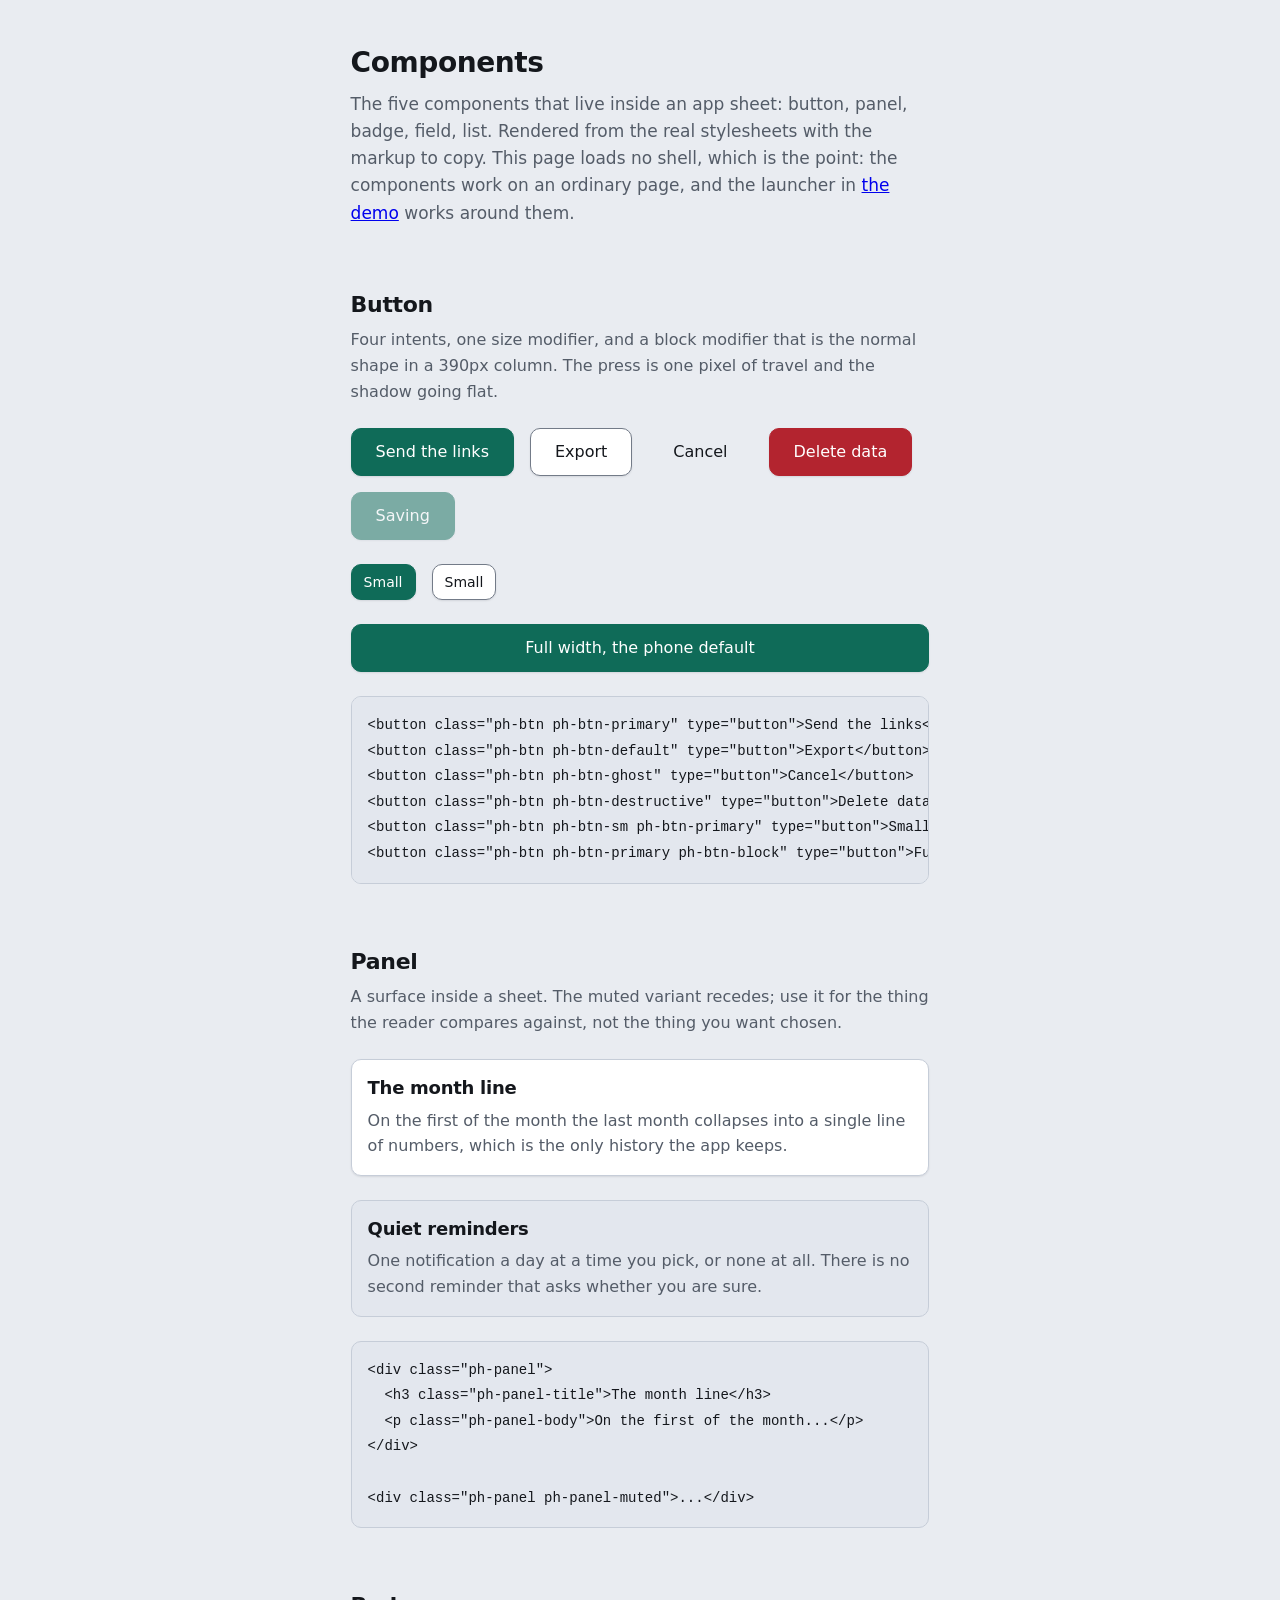
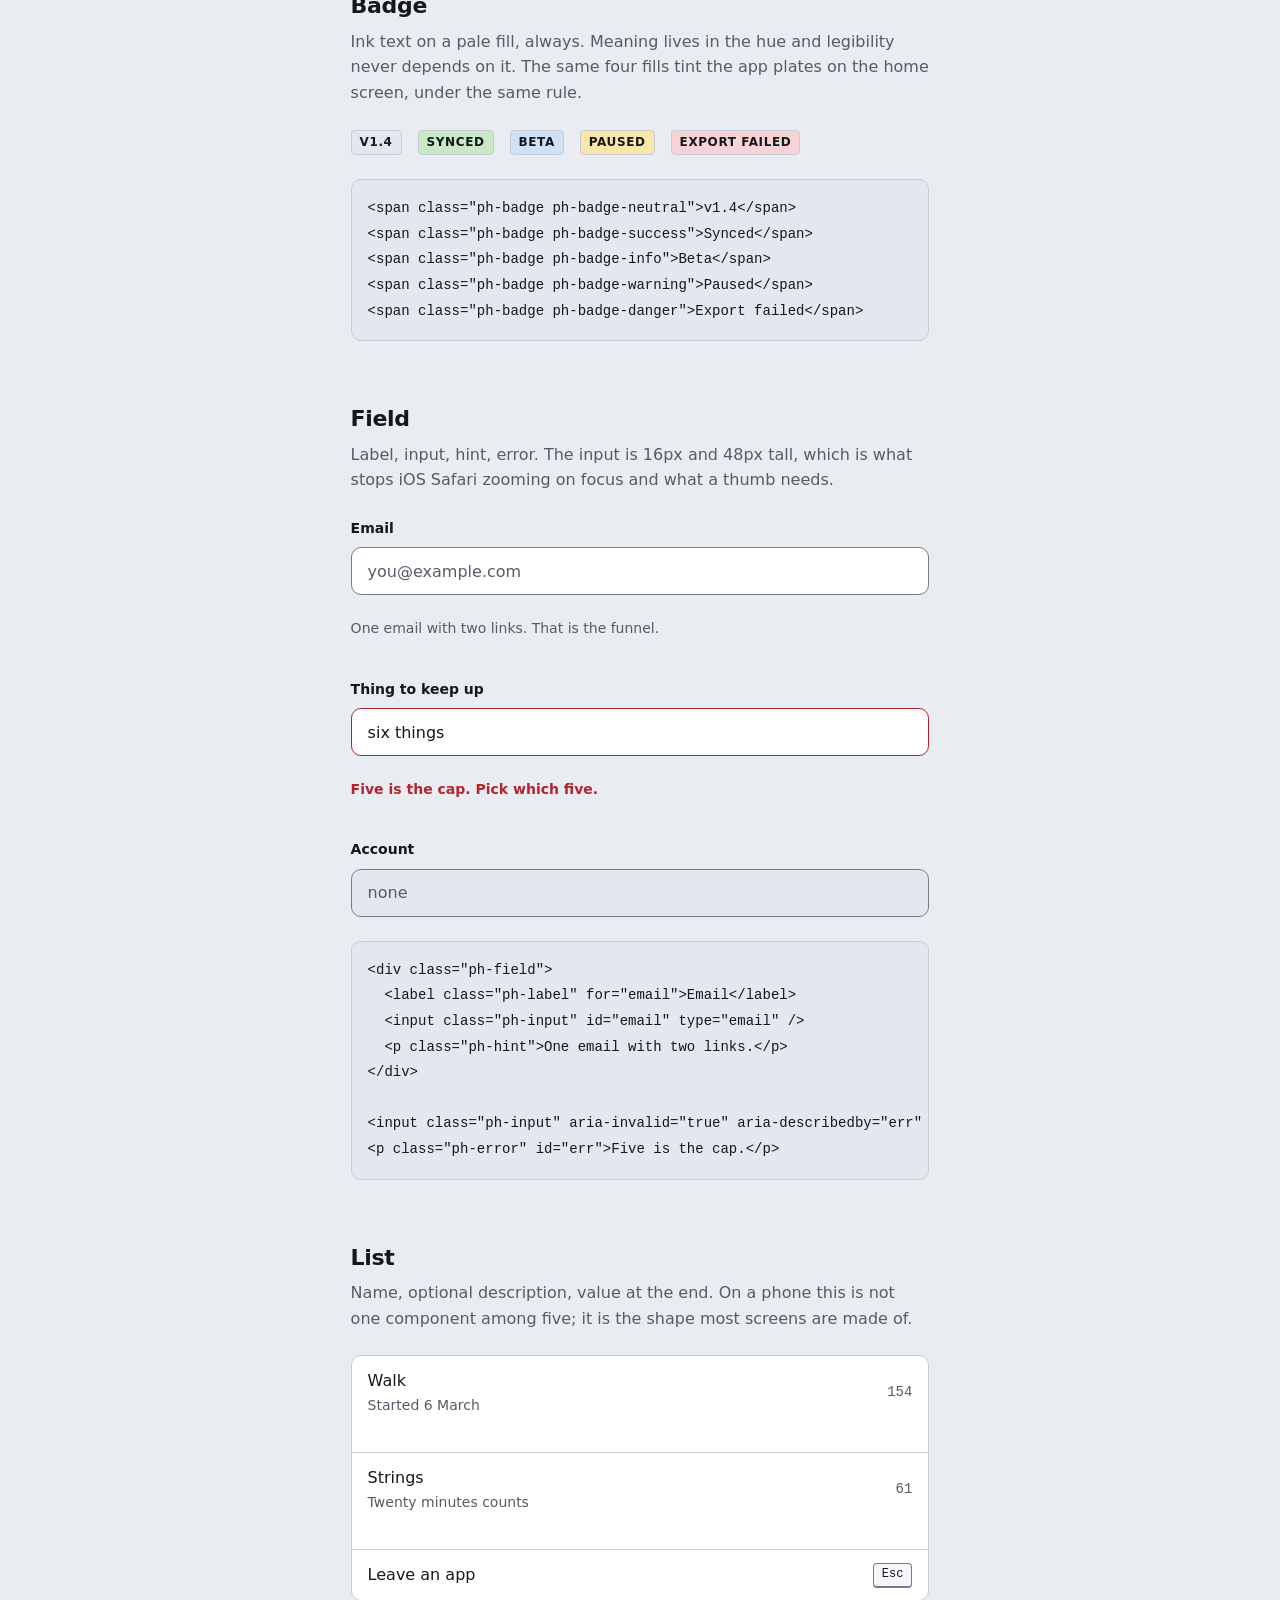
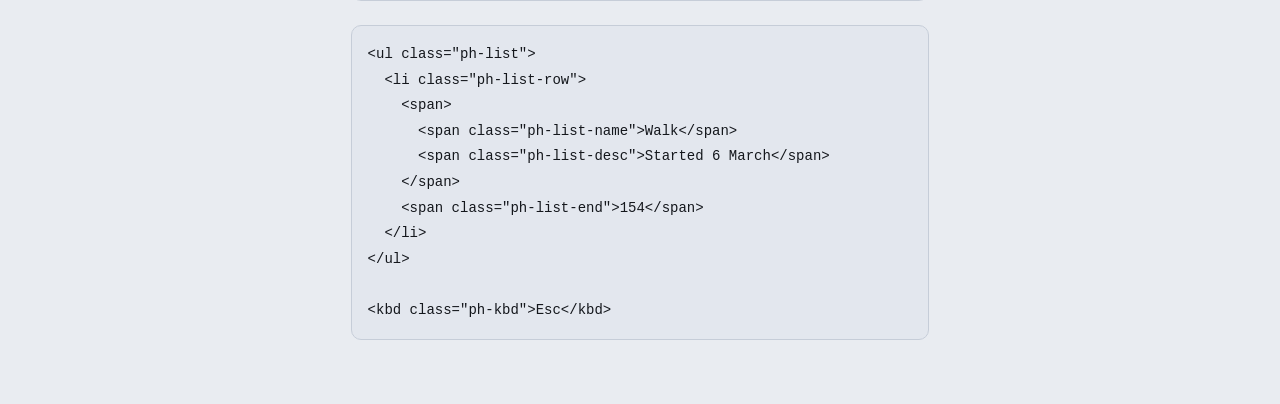
<file: components/index.html>
<!doctype html>
<html lang="en">
  <head>
    <meta charset="utf-8" />
    <meta name="viewport" content="width=device-width, initial-scale=1" />
    <title>Components | phone-launcher-theme</title>
    <meta
      name="description"
      content="The five in-sheet components of phone-launcher-theme, rendered live with the markup to copy."
    />

    <!-- The real token file and the real component file, in that order. This
         page holds no copy of either. The shell is deliberately absent here:
         these components are what lives inside an app sheet, and this page
         shows they work on an ordinary page too. See demo/index.html for the
         shell. -->
    <link rel="stylesheet" href="../tokens/tokens.css" />
    <link rel="stylesheet" href="./components.css" />

    <style>
      /* Page chrome for this gallery only. Tokens throughout, no literals. */
      *,
      *::before,
      *::after {
        box-sizing: border-box;
      }

      body {
        margin: 0;
        background: var(--ph-ground);
        color: var(--ph-ink);
        font-family: var(--ph-font-sans);
        font-size: var(--ph-text-body);
        line-height: var(--ph-leading-body);
      }

      .wrap {
        max-width: var(--ph-measure);
        margin: 0 auto;
        padding: var(--ph-space-12) var(--ph-space-4) var(--ph-space-16);
      }

      h1 {
        margin: 0 0 var(--ph-space-3);
        font-size: var(--ph-text-h1);
        font-weight: var(--ph-weight-display);
        line-height: var(--ph-leading-tight);
        letter-spacing: var(--ph-tracking-tight);
      }

      .page-lead {
        margin: 0 0 var(--ph-space-12);
        font-size: var(--ph-text-lead);
        color: var(--ph-ink-muted);
      }

      section {
        margin-top: var(--ph-space-16);
      }

      h2 {
        margin: 0 0 var(--ph-space-2);
        font-size: var(--ph-text-h2);
        font-weight: var(--ph-weight-display);
        line-height: var(--ph-leading-snug);
        letter-spacing: var(--ph-tracking-tight);
      }

      .note {
        margin: 0 0 var(--ph-space-6);
        color: var(--ph-ink-muted);
      }

      .row {
        display: flex;
        flex-wrap: wrap;
        align-items: center;
        gap: var(--ph-space-4);
        margin-bottom: var(--ph-space-6);
      }

      .stack {
        display: grid;
        gap: var(--ph-space-6);
        margin-bottom: var(--ph-space-6);
      }

      pre {
        overflow-x: auto;
        margin: 0;
        padding: var(--ph-space-4);
        background: var(--ph-surface-muted);
        border: var(--ph-border-width) solid var(--ph-border);
        border-radius: var(--ph-radius);
      }

      code {
        font-family: var(--ph-font-mono);
        font-size: var(--ph-text-sm);
        line-height: var(--ph-leading-body);
      }
    </style>
  </head>

  <body>
    <div class="wrap">
      <h1>Components</h1>
      <p class="page-lead">
        The five components that live inside an app sheet: button, panel,
        badge, field, list. Rendered from the real stylesheets with the markup
        to copy. This page loads no shell, which is the point: the components
        work on an ordinary page, and the launcher in
        <a href="../demo/index.html">the demo</a> works around them.
      </p>

      <!-- ================= BUTTON ================= -->
      <section aria-labelledby="h-btn">
        <h2 id="h-btn">Button</h2>
        <p class="note">
          Four intents, one size modifier, and a block modifier that is the
          normal shape in a 390px column. The press is one pixel of travel and
          the shadow going flat.
        </p>

        <div class="row">
          <button class="ph-btn ph-btn-primary" type="button">Send the links</button>
          <button class="ph-btn ph-btn-default" type="button">Export</button>
          <button class="ph-btn ph-btn-ghost" type="button">Cancel</button>
          <button class="ph-btn ph-btn-destructive" type="button">Delete data</button>
          <button class="ph-btn ph-btn-primary" type="button" disabled>Saving</button>
        </div>

        <div class="row">
          <button class="ph-btn ph-btn-sm ph-btn-primary" type="button">Small</button>
          <button class="ph-btn ph-btn-sm ph-btn-default" type="button">Small</button>
        </div>

        <div class="stack">
          <button class="ph-btn ph-btn-primary ph-btn-block" type="button">
            Full width, the phone default
          </button>
        </div>

        <pre><code>&lt;button class="ph-btn ph-btn-primary" type="button"&gt;Send the links&lt;/button&gt;
&lt;button class="ph-btn ph-btn-default" type="button"&gt;Export&lt;/button&gt;
&lt;button class="ph-btn ph-btn-ghost" type="button"&gt;Cancel&lt;/button&gt;
&lt;button class="ph-btn ph-btn-destructive" type="button"&gt;Delete data&lt;/button&gt;
&lt;button class="ph-btn ph-btn-sm ph-btn-primary" type="button"&gt;Small&lt;/button&gt;
&lt;button class="ph-btn ph-btn-primary ph-btn-block" type="button"&gt;Full width&lt;/button&gt;</code></pre>
      </section>

      <!-- ================= PANEL ================= -->
      <section aria-labelledby="h-panel">
        <h2 id="h-panel">Panel</h2>
        <p class="note">
          A surface inside a sheet. The muted variant recedes; use it for the
          thing the reader compares against, not the thing you want chosen.
        </p>

        <div class="stack">
          <div class="ph-panel">
            <h3 class="ph-panel-title">The month line</h3>
            <p class="ph-panel-body">
              On the first of the month the last month collapses into a single
              line of numbers, which is the only history the app keeps.
            </p>
          </div>
          <div class="ph-panel ph-panel-muted">
            <h3 class="ph-panel-title">Quiet reminders</h3>
            <p class="ph-panel-body">
              One notification a day at a time you pick, or none at all. There
              is no second reminder that asks whether you are sure.
            </p>
          </div>
        </div>

        <pre><code>&lt;div class="ph-panel"&gt;
  &lt;h3 class="ph-panel-title"&gt;The month line&lt;/h3&gt;
  &lt;p class="ph-panel-body"&gt;On the first of the month...&lt;/p&gt;
&lt;/div&gt;

&lt;div class="ph-panel ph-panel-muted"&gt;...&lt;/div&gt;</code></pre>
      </section>

      <!-- ================= BADGE ================= -->
      <section aria-labelledby="h-badge">
        <h2 id="h-badge">Badge</h2>
        <p class="note">
          Ink text on a pale fill, always. Meaning lives in the hue and
          legibility never depends on it. The same four fills tint the app
          plates on the home screen, under the same rule.
        </p>

        <div class="row">
          <span class="ph-badge ph-badge-neutral">v1.4</span>
          <span class="ph-badge ph-badge-success">Synced</span>
          <span class="ph-badge ph-badge-info">Beta</span>
          <span class="ph-badge ph-badge-warning">Paused</span>
          <span class="ph-badge ph-badge-danger">Export failed</span>
        </div>

        <pre><code>&lt;span class="ph-badge ph-badge-neutral"&gt;v1.4&lt;/span&gt;
&lt;span class="ph-badge ph-badge-success"&gt;Synced&lt;/span&gt;
&lt;span class="ph-badge ph-badge-info"&gt;Beta&lt;/span&gt;
&lt;span class="ph-badge ph-badge-warning"&gt;Paused&lt;/span&gt;
&lt;span class="ph-badge ph-badge-danger"&gt;Export failed&lt;/span&gt;</code></pre>
      </section>

      <!-- ================= FIELD ================= -->
      <section aria-labelledby="h-field">
        <h2 id="h-field">Field</h2>
        <p class="note">
          Label, input, hint, error. The input is 16px and 48px tall, which is
          what stops iOS Safari zooming on focus and what a thumb needs.
        </p>

        <div class="stack">
          <div class="ph-field">
            <label class="ph-label" for="c-email">Email</label>
            <input
              class="ph-input"
              id="c-email"
              type="email"
              placeholder="you@example.com"
              autocomplete="email"
            />
            <p class="ph-hint">One email with two links. That is the funnel.</p>
          </div>

          <div class="ph-field">
            <label class="ph-label" for="c-thing">Thing to keep up</label>
            <input
              class="ph-input"
              id="c-thing"
              type="text"
              value="six things"
              aria-invalid="true"
              aria-describedby="c-thing-err"
            />
            <p class="ph-error" id="c-thing-err">Five is the cap. Pick which five.</p>
          </div>

          <div class="ph-field">
            <label class="ph-label" for="c-off">Account</label>
            <input class="ph-input" id="c-off" type="text" value="none" disabled />
          </div>
        </div>

        <pre><code>&lt;div class="ph-field"&gt;
  &lt;label class="ph-label" for="email"&gt;Email&lt;/label&gt;
  &lt;input class="ph-input" id="email" type="email" /&gt;
  &lt;p class="ph-hint"&gt;One email with two links.&lt;/p&gt;
&lt;/div&gt;

&lt;input class="ph-input" aria-invalid="true" aria-describedby="err" /&gt;
&lt;p class="ph-error" id="err"&gt;Five is the cap.&lt;/p&gt;</code></pre>
      </section>

      <!-- ================= LIST ================= -->
      <section aria-labelledby="h-list">
        <h2 id="h-list">List</h2>
        <p class="note">
          Name, optional description, value at the end. On a phone this is not
          one component among five; it is the shape most screens are made of.
        </p>

        <ul class="ph-list stack">
          <li class="ph-list-row">
            <span>
              <span class="ph-list-name">Walk</span>
              <span class="ph-list-desc">Started 6 March</span>
            </span>
            <span class="ph-list-end">154</span>
          </li>
          <li class="ph-list-row">
            <span>
              <span class="ph-list-name">Strings</span>
              <span class="ph-list-desc">Twenty minutes counts</span>
            </span>
            <span class="ph-list-end">61</span>
          </li>
          <li class="ph-list-row">
            <span class="ph-list-name">Leave an app</span>
            <span class="ph-list-end"><kbd class="ph-kbd">Esc</kbd></span>
          </li>
        </ul>

        <pre><code>&lt;ul class="ph-list"&gt;
  &lt;li class="ph-list-row"&gt;
    &lt;span&gt;
      &lt;span class="ph-list-name"&gt;Walk&lt;/span&gt;
      &lt;span class="ph-list-desc"&gt;Started 6 March&lt;/span&gt;
    &lt;/span&gt;
    &lt;span class="ph-list-end"&gt;154&lt;/span&gt;
  &lt;/li&gt;
&lt;/ul&gt;

&lt;kbd class="ph-kbd"&gt;Esc&lt;/kbd&gt;</code></pre>
      </section>
    </div>
  </body>
</html>
</file>
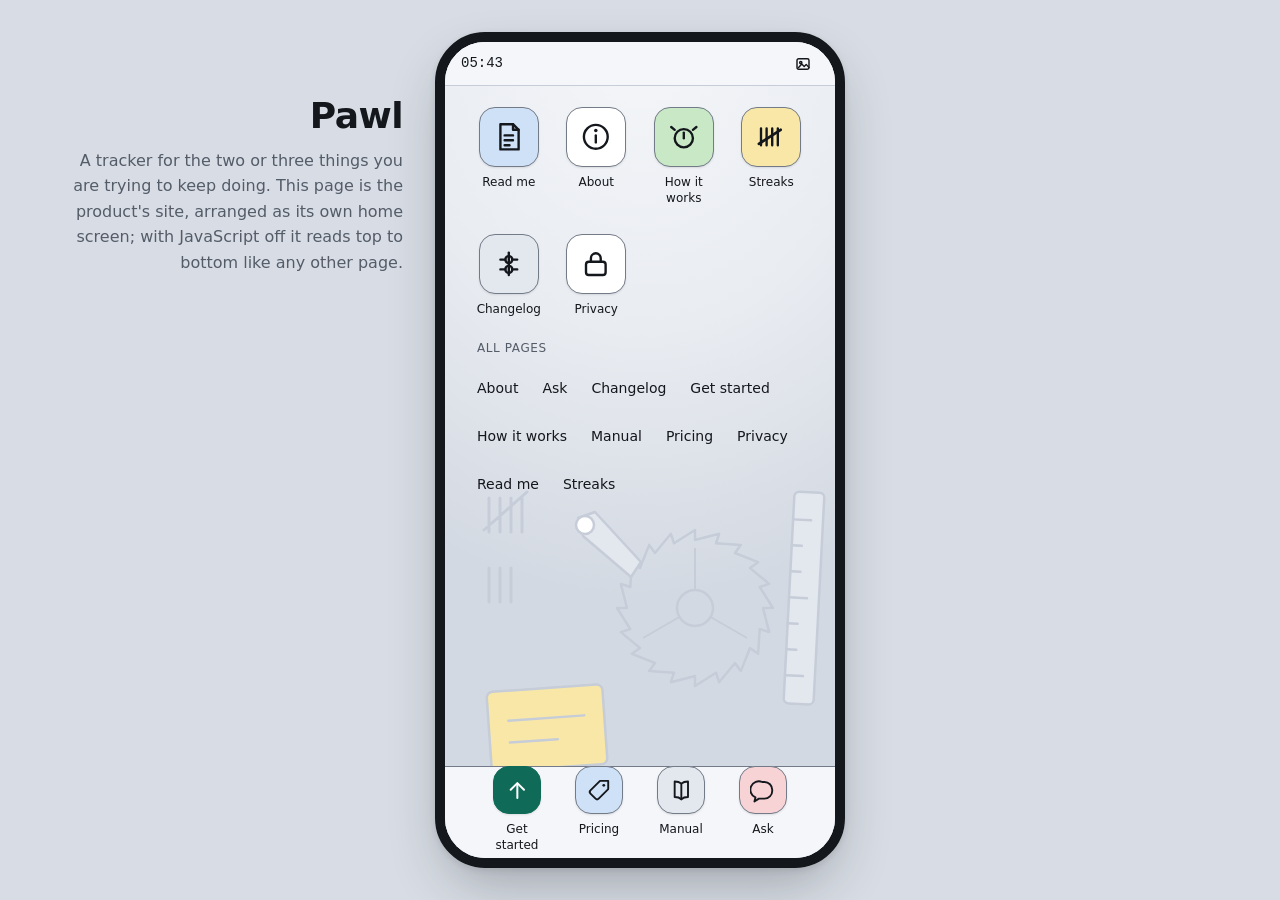
<file: demo/index.html>
<!doctype html>
<html lang="en">
  <head>
    <meta charset="utf-8" />
    <meta name="viewport" content="width=device-width, initial-scale=1" />
    <title>Pawl | phone-launcher-theme demo</title>
    <meta
      name="description"
      content="A fictional personal tracker whose site is its own phone home screen, built entirely from the phone-launcher-theme tokens, components and shell. No build step, no framework, no dependencies."
    />

    <!-- The real token file, the real components, the real shell. This page
         holds no copy of any of them, and declares no color of its own.
         Change a value in tokens/tokens.css and this page changes with it.

         The script is the whole shell. Remove the line and this page is
         still a complete, readable site in document order, which is the
         JS-last contract the shell class is built on. -->
    <link rel="stylesheet" href="../tokens/tokens.css" />
    <link rel="stylesheet" href="../components/components.css" />
    <link rel="stylesheet" href="../shell/shell.css" />
    <script src="../shell/shell.js" defer></script>

    <style>
      /* Layout for this page's sheet CONTENT only. The shell owns the
         chrome. Tokens throughout, not one literal. */
      *,
      *::before,
      *::after {
        box-sizing: border-box;
      }

      .app-heading {
        margin: 0 0 var(--ph-space-3);
        font-size: var(--ph-text-h1);
        font-weight: var(--ph-weight-display);
        line-height: var(--ph-leading-tight);
        letter-spacing: var(--ph-tracking-tight);
        text-wrap: balance;
      }

      .app-sub {
        margin: var(--ph-space-6) 0 var(--ph-space-3);
        font-size: var(--ph-text-h3);
        font-weight: var(--ph-weight-bold);
        letter-spacing: var(--ph-tracking-tight);
      }

      .lead {
        max-width: var(--ph-measure);
        margin: 0 0 var(--ph-space-4);
        font-size: var(--ph-text-lead);
        color: var(--ph-ink-muted);
      }

      p {
        max-width: var(--ph-measure);
      }

      .eyebrow {
        display: flex;
        flex-wrap: wrap;
        gap: var(--ph-space-2);
        margin: 0 0 var(--ph-space-4);
      }

      .stack {
        display: grid;
        gap: var(--ph-space-4);
        margin: var(--ph-space-6) 0 0;
      }

      .cta-row {
        display: grid;
        gap: var(--ph-space-3);
        margin: var(--ph-space-6) 0 0;
      }

      .fine {
        margin: var(--ph-space-4) 0 0;
        font-size: var(--ph-text-sm);
        color: var(--ph-ink-muted);
      }

      .price {
        font-family: var(--ph-font-mono);
        font-size: var(--ph-text-h2);
        font-weight: var(--ph-weight-bold);
        margin: 0;
      }

      .price small {
        font-size: var(--ph-text-sm);
        font-weight: var(--ph-weight-body);
        color: var(--ph-ink-muted);
      }

      pre {
        overflow-x: auto;
        margin: var(--ph-space-4) 0;
        padding: var(--ph-space-4);
        background: var(--ph-surface-muted);
        border: var(--ph-border-width) solid var(--ph-border);
        border-radius: var(--ph-radius);
      }

      code {
        font-family: var(--ph-font-mono);
        font-size: var(--ph-text-sm);
        line-height: var(--ph-leading-body);
      }

      .signup {
        display: grid;
        gap: var(--ph-space-4);
        margin: var(--ph-space-6) 0 0;
      }
    </style>
  </head>

  <body class="ph-home-ground">
    <div class="ph-stage">
      <div class="ph-device">
        <!-- The wallpaper scene: Pawl's own mechanism, drawn from scratch
             as line art. A ratchet wheel with the pawl resting in a tooth,
             the spring that holds it there, a column of tally marks, a
             notched rule, and a labelled card. Inline so the paint rules in
             shell.css can hand it the tokens; aria-hidden because it is
             texture; visibility controlled by data-wallpaper on the body,
             which only shell.js sets. -->
        <div class="ph-wallpaper" aria-hidden="true">
          <svg
            viewBox="0 0 390 844"
            preserveAspectRatio="xMidYMid slice"
            xmlns="http://www.w3.org/2000/svg"
          >
            <!-- The scene sits in the band between the icon grid and the
                 dock. Nothing is drawn behind the masthead or the icons,
                 which is the difference between a wallpaper and a mess.

                 The ratchet wheel: twenty teeth that climb one way and drop
                 straight back, which is the whole product in one shape. -->
            <g class="ph-art-line" stroke-width="2.5" stroke-linejoin="round">
              <path
                d="M250 512L274.1 505.8L271 515.3L295.8 516.9L290 525L313.1 534.2L305 540L324.2 555.9L314.7 559L328 580L318 580L324.2 604.1L314.7 601L313.1 625.8L305 620L295.8 643.1L290 635L274.1 654.2L271 644.7L250 658L250 648L225.9 654.2L229 644.7L204.2 643.1L210 635L186.9 625.8L195 620L175.8 604.1L185.3 601L172 580L182 580L175.8 555.9L185.3 559L186.9 534.2L195 540L204.2 516.9L210 525L225.9 505.8L229 515.3L250 502L250 512Z"
              />
              <circle cx="250" cy="580" r="18" />
              <path
                d="M250 562L250 520M265.6 589L302 610M234.4 589L198 610"
                stroke-width="2"
              />
            </g>

            <!-- the pawl itself, dropped onto the rim from its pivot, tip
                 seated in a tooth -->
            <path
              class="ph-art-shade"
              d="M133 490L150 484L196 534L186 549L138 508Z"
              stroke-width="2.5"
              stroke-linejoin="round"
            />
            <circle
              class="ph-art-plate"
              cx="140"
              cy="497"
              r="9"
              stroke-width="2.5"
            />

            <!-- days counted the oldest way there is -->
            <g class="ph-art-line" stroke-width="3" stroke-linecap="round">
              <path d="M44 470v34M55 470v34M66 470v34M77 470v34M39 502l43-38" />
              <path d="M44 540v34M55 540v34M66 540v34" />
            </g>

            <!-- a notched rule down the right edge -->
            <g transform="rotate(3 358 570)">
              <rect
                class="ph-art-shade"
                x="344"
                y="464"
                width="30"
                height="212"
                rx="5"
                stroke-width="2.5"
              />
              <g class="ph-art-line" stroke-width="2.5" stroke-linecap="round">
                <path
                  d="M344 492h18M344 518h10M344 544h10M344 570h18M344 596h10M344 622h10M344 648h18"
                />
              </g>
            </g>

            <!-- a labelled card, because a mechanism nobody wrote on is a
                 mechanism nobody used -->
            <g transform="rotate(-4 102 700)">
              <rect
                class="ph-art-mark"
                x="44"
                y="660"
                width="116"
                height="80"
                rx="6"
                stroke-width="2.5"
              />
              <path
                class="ph-art-line"
                d="M64 690h76M64 712h48"
                stroke-width="2.5"
                stroke-linecap="round"
              />
            </g>
          </svg>
        </div>

        <a class="ph-skip" href="#main">Skip to content</a>

        <div class="ph-statusbar">
          <span class="ph-clock" data-ph-clock></span>
          <span class="ph-status-end" data-ph-tray></span>
        </div>

        <!-- The masthead. On the phone it is the home screen's one widget;
             above 960px the same element steps out beside the device and
             becomes an ordinary masthead again. -->
        <header class="ph-widget">
          <h1 class="ph-brand-name">Pawl</h1>
          <p class="ph-brand-tagline">
            A tracker for the two or three things you are trying to keep
            doing. This page is the product's site, arranged as its own home
            screen; with JavaScript off it reads top to bottom like any
            other page.
          </p>
        </header>

        <div class="ph-home">
          <!-- The apps. Plain anchor links to the sheets below; shell.js
               turns them into openers. Each glyph is an original inline SVG
               painted with currentColor so it reads the tokens. -->
          <nav class="ph-apps" aria-label="Apps">
            <ul class="ph-apps-grid">
              <li>
                <a class="ph-app" href="#app-readme">
                  <span class="ph-app-plate ph-plate-info" aria-hidden="true">
                    <svg viewBox="0 0 24 24" fill="none" stroke="currentColor" stroke-width="1.7" stroke-linecap="round" stroke-linejoin="round">
                      <path d="M6 3h9l4 4v14H6z" />
                      <path d="M15 3v4h4" />
                      <path d="M9 11h6M9 14.5h6M9 18h3.5" />
                    </svg>
                  </span>
                  <span class="ph-app-label">Read me</span>
                </a>
              </li>
              <li>
                <a class="ph-app" href="#app-about">
                  <span class="ph-app-plate" aria-hidden="true">
                    <svg viewBox="0 0 24 24" fill="none" stroke="currentColor" stroke-width="1.7" stroke-linecap="round">
                      <circle cx="12" cy="12" r="8.5" />
                      <path d="M12 11v5" />
                      <path d="M12 7.5v.01" stroke-width="2.5" />
                    </svg>
                  </span>
                  <span class="ph-app-label">About</span>
                </a>
              </li>
              <li>
                <a class="ph-app" href="#app-how">
                  <span class="ph-app-plate ph-plate-success" aria-hidden="true">
                    <svg viewBox="0 0 24 24" fill="none" stroke="currentColor" stroke-width="1.7" stroke-linecap="round" stroke-linejoin="round">
                      <circle cx="12" cy="13" r="6.5" />
                      <path d="M12 13V9" />
                      <path d="M18.5 7L21 5" />
                      <path d="M5.5 7L3 5" />
                    </svg>
                  </span>
                  <span class="ph-app-label">How it works</span>
                </a>
              </li>
              <li>
                <a class="ph-app" href="#app-streaks">
                  <span class="ph-app-plate ph-plate-warning" aria-hidden="true">
                    <svg viewBox="0 0 24 24" fill="none" stroke="currentColor" stroke-width="1.7" stroke-linecap="round">
                      <path d="M5 6v12M9 6v12M13 6v12M17 6v12" />
                      <path d="M3.5 17L19 7" stroke-width="2" />
                    </svg>
                  </span>
                  <span class="ph-app-label">Streaks</span>
                </a>
              </li>
              <li>
                <a class="ph-app" href="#app-changelog">
                  <span class="ph-app-plate ph-plate-muted" aria-hidden="true">
                    <svg viewBox="0 0 24 24" fill="none" stroke="currentColor" stroke-width="1.7" stroke-linecap="round" stroke-linejoin="round">
                      <path d="M12 4v16" />
                      <circle cx="12" cy="9" r="2.5" />
                      <circle cx="12" cy="16" r="2.5" />
                      <path d="M6 9h3.5M14.5 9H18M6 16h3.5M14.5 16H18" />
                    </svg>
                  </span>
                  <span class="ph-app-label">Changelog</span>
                </a>
              </li>
              <li>
                <a class="ph-app" href="#app-privacy">
                  <span class="ph-app-plate" aria-hidden="true">
                    <svg viewBox="0 0 24 24" fill="none" stroke="currentColor" stroke-width="1.7" stroke-linecap="round" stroke-linejoin="round">
                      <rect x="5" y="10.5" width="14" height="9.5" rx="2" />
                      <path d="M8.5 10.5V8a3.5 3.5 0 0 1 7 0v2.5" />
                    </svg>
                  </span>
                  <span class="ph-app-label">Privacy</span>
                </a>
              </li>
            </ul>
          </nav>

          <!-- All pages. The grid above and the dock below are both icon
               surfaces, and an icon with a label under it is still an icon;
               this is the plain list of the same ten pages for the reader
               who does not read a screen of glyphs as navigation (class
               decision 44).

               Alphabetical, not the grid's order. The App Library sorts
               that way, and a second surface that lists the same things in
               the same sequence is a copy of the first rather than another
               way in. -->
          <nav class="ph-index" aria-labelledby="index-title">
            <h2 class="ph-index-title" id="index-title">All pages</h2>
            <ul class="ph-index-list">
              <li><a class="ph-index-item" href="#app-about">About</a></li>
              <li><a class="ph-index-item" href="#app-ask">Ask</a></li>
              <li><a class="ph-index-item" href="#app-changelog">Changelog</a></li>
              <li><a class="ph-index-item" href="#app-start">Get started</a></li>
              <li><a class="ph-index-item" href="#app-how">How it works</a></li>
              <li><a class="ph-index-item" href="#app-manual">Manual</a></li>
              <li><a class="ph-index-item" href="#app-pricing">Pricing</a></li>
              <li><a class="ph-index-item" href="#app-privacy">Privacy</a></li>
              <li><a class="ph-index-item" href="#app-readme">Read me</a></li>
              <li><a class="ph-index-item" href="#app-streaks">Streaks</a></li>
            </ul>
          </nav>
        </div>

        <main id="main" class="ph-sheets">
          <!-- ================= READ ME ================= -->
          <article class="ph-sheet" id="app-readme" data-ph-app>
            <header class="ph-sheet-header">
              <span class="ph-sheet-controls" data-ph-controls></span>
              <h2 class="ph-sheet-title">Read me</h2>
            </header>
            <div class="ph-sheet-body">
              <p class="eyebrow">
                <span class="ph-badge ph-badge-info">v1.4</span>
                <span class="ph-badge ph-badge-neutral">iOS and Android</span>
              </p>

              <h3 class="app-heading">Forward only.</h3>
              <p class="lead">
                A pawl is the small arm that sits in a ratchet's teeth and
                stops the wheel turning back. Pawl tracks the two or three
                things you are trying to keep doing, and it is built so the
                count only ever goes one way.
              </p>
              <p>
                Open it, tap the thing you did, put the phone down. That is
                the whole interaction, and the rest of this site is here
                because you asked a question about it.
              </p>

              <ul class="ph-list stack">
                <li class="ph-list-row">
                  <span class="ph-list-name">Open an app</span>
                  <span class="ph-list-end">tap an icon</span>
                </li>
                <li class="ph-list-row">
                  <span class="ph-list-name">Leave one</span>
                  <span class="ph-list-end"><kbd class="ph-kbd">Esc</kbd></span>
                </li>
                <li class="ph-list-row">
                  <span class="ph-list-name">Or the bar at the bottom</span>
                  <span class="ph-list-end">tap it</span>
                </li>
              </ul>

              <div class="cta-row">
                <a class="ph-btn ph-btn-primary ph-btn-block" href="#app-how">How it works</a>
                <a class="ph-btn ph-btn-default ph-btn-block" href="#app-pricing">Pricing</a>
              </div>
            </div>
            <div class="ph-sheet-foot" data-ph-home></div>
          </article>

          <!-- ================= ABOUT ================= -->
          <article class="ph-sheet" id="app-about" data-ph-app>
            <header class="ph-sheet-header">
              <span class="ph-sheet-controls" data-ph-controls></span>
              <h2 class="ph-sheet-title">About</h2>
            </header>
            <div class="ph-sheet-body">
              <h3 class="app-heading">Two people and a wheel.</h3>
              <p class="lead">
                We built this for ourselves in 2024 and put it on the store
                when a third person asked for a copy.
              </p>
              <p>
                Most habit apps grow into life-management platforms with
                dashboards, streak insurance and a paid tier for graphs. We
                went the other way. Pawl holds a small number of things and
                counts them, and every feature request that would add a
                second screen has been turned down so far.
              </p>
              <p>
                The name is the part that stops a ratchet slipping. It is a
                small piece of metal that does one job, which is what we are
                aiming at.
              </p>

              <div class="cta-row">
                <a class="ph-btn ph-btn-default ph-btn-block" href="#app-start">Get the app</a>
              </div>
            </div>
            <div class="ph-sheet-foot" data-ph-home></div>
          </article>

          <!-- ================= HOW IT WORKS ================= -->
          <article class="ph-sheet" id="app-how" data-ph-app>
            <header class="ph-sheet-header">
              <span class="ph-sheet-controls" data-ph-controls></span>
              <h2 class="ph-sheet-title">How it works</h2>
            </header>
            <div class="ph-sheet-body">
              <h3 class="app-heading">Three parts. That is the product.</h3>
              <p class="lead">
                Each one does its job and stops. Nothing here has a roadmap
                to become a platform.
              </p>

              <div class="stack">
                <div class="ph-panel">
                  <h4 class="ph-panel-title">The wheel</h4>
                  <p class="ph-panel-body">
                    Up to five things you are keeping up. Five is the cap and
                    it is not configurable, because the sixth thing is how
                    people stop using trackers.
                  </p>
                </div>
                <div class="ph-panel">
                  <h4 class="ph-panel-title">The tooth</h4>
                  <p class="ph-panel-body">
                    One tap marks today. Miss a day and the count pauses
                    where it is; it does not reset, and nothing sends you a
                    guilt notification about it.
                  </p>
                </div>
                <div class="ph-panel">
                  <h4 class="ph-panel-title">The rule</h4>
                  <p class="ph-panel-body">
                    On the first of the month the last month collapses into a
                    single line of numbers. That line is the only history the
                    app keeps, and it fits on one screen.
                  </p>
                </div>
              </div>

              <div class="cta-row">
                <a class="ph-btn ph-btn-primary ph-btn-block" href="#app-start">Get the app</a>
                <a class="ph-btn ph-btn-ghost ph-btn-block" href="#app-manual">Read the manual</a>
              </div>
            </div>
            <div class="ph-sheet-foot" data-ph-home></div>
          </article>

          <!-- ================= STREAKS ================= -->
          <article class="ph-sheet" id="app-streaks" data-ph-app>
            <header class="ph-sheet-header">
              <span class="ph-sheet-controls" data-ph-controls></span>
              <h2 class="ph-sheet-title">Streaks</h2>
            </header>
            <div class="ph-sheet-body">
              <h3 class="app-heading">The count, and what it refuses to do.</h3>
              <p class="lead">
                A streak is a number of days. It is not a score, a level, or
                a thing you can buy back.
              </p>

              <ul class="ph-list stack">
                <li class="ph-list-row">
                  <span>
                    <span class="ph-list-name">Pauses on a missed day</span>
                    <span class="ph-list-desc">The number holds instead of dropping to zero</span>
                  </span>
                  <span class="ph-list-end">yes</span>
                </li>
                <li class="ph-list-row">
                  <span>
                    <span class="ph-list-name">Freeze tokens to buy</span>
                    <span class="ph-list-desc">The mechanic that turns a habit into a currency</span>
                  </span>
                  <span class="ph-list-end">no</span>
                </li>
                <li class="ph-list-row">
                  <span>
                    <span class="ph-list-name">Leaderboards</span>
                    <span class="ph-list-desc">Your flossing is nobody's competition</span>
                  </span>
                  <span class="ph-list-end">no</span>
                </li>
                <li class="ph-list-row">
                  <span>
                    <span class="ph-list-name">Backdating</span>
                    <span class="ph-list-desc">One day back, once, for the day you forgot the phone</span>
                  </span>
                  <span class="ph-list-end">1 day</span>
                </li>
              </ul>

              <p class="fine">
                The one-day allowance is the most argued-about line in the
                app. It stays because forgetting to record something is not
                the same as not doing it.
              </p>
            </div>
            <div class="ph-sheet-foot" data-ph-home></div>
          </article>

          <!-- ================= CHANGELOG ================= -->
          <article class="ph-sheet" id="app-changelog" data-ph-app>
            <header class="ph-sheet-header">
              <span class="ph-sheet-controls" data-ph-controls></span>
              <h2 class="ph-sheet-title">Changelog</h2>
            </header>
            <div class="ph-sheet-body">
              <h3 class="app-heading">What changed.</h3>
              <p class="lead">Short, because not much does.</p>

              <ul class="ph-list stack">
                <li class="ph-list-row">
                  <span>
                    <span class="ph-list-name">Month line</span>
                    <span class="ph-list-desc">The monthly collapse, and the export that comes with it</span>
                  </span>
                  <span class="ph-list-end">1.4</span>
                </li>
                <li class="ph-list-row">
                  <span>
                    <span class="ph-list-name">Backdating, one day</span>
                    <span class="ph-list-desc">After eighteen months of asking</span>
                  </span>
                  <span class="ph-list-end">1.3</span>
                </li>
                <li class="ph-list-row">
                  <span>
                    <span class="ph-list-name">Larger tap target</span>
                    <span class="ph-list-desc">The whole row, not the circle at the end of it</span>
                  </span>
                  <span class="ph-list-end">1.2</span>
                </li>
                <li class="ph-list-row">
                  <span>
                    <span class="ph-list-name">First release</span>
                    <span class="ph-list-desc">Five things, one tap, no account</span>
                  </span>
                  <span class="ph-list-end">1.0</span>
                </li>
              </ul>
            </div>
            <div class="ph-sheet-foot" data-ph-home></div>
          </article>

          <!-- ================= PRIVACY ================= -->
          <article class="ph-sheet" id="app-privacy" data-ph-app>
            <header class="ph-sheet-header">
              <span class="ph-sheet-controls" data-ph-controls></span>
              <h2 class="ph-sheet-title">Privacy</h2>
            </header>
            <div class="ph-sheet-body">
              <h3 class="app-heading">It stays on the phone.</h3>
              <p class="lead">
                There is no account, so there is no server holding a list of
                what you are trying to do about your health.
              </p>

              <ul class="ph-list stack">
                <li class="ph-list-row">
                  <span class="ph-list-name">Account required</span>
                  <span class="ph-list-end">no</span>
                </li>
                <li class="ph-list-row">
                  <span class="ph-list-name">Analytics SDK</span>
                  <span class="ph-list-end">none</span>
                </li>
                <li class="ph-list-row">
                  <span class="ph-list-name">Sync</span>
                  <span class="ph-list-end">your iCloud</span>
                </li>
                <li class="ph-list-row">
                  <span class="ph-list-name">Export</span>
                  <span class="ph-list-end">CSV</span>
                </li>
              </ul>

              <p>
                Sync runs through your own iCloud or Google Drive folder, so
                the file is yours and we never see it. Deleting the app
                deletes the data, which is worth knowing before you delete
                the app.
              </p>
            </div>
            <div class="ph-sheet-foot" data-ph-home></div>
          </article>

          <!-- ================= GET STARTED (dock) ================= -->
          <article class="ph-sheet" id="app-start" data-ph-app>
            <header class="ph-sheet-header">
              <span class="ph-sheet-controls" data-ph-controls></span>
              <h2 class="ph-sheet-title">Get started</h2>
            </header>
            <div class="ph-sheet-body">
              <h3 class="app-heading">Pick two things.</h3>
              <p class="lead">
                The app is a one-time three dollars. Leave your email and we
                will send the two store links, once.
              </p>

              <form class="signup" onsubmit="return false">
                <div class="ph-field">
                  <label class="ph-label" for="email">Email</label>
                  <input
                    class="ph-input"
                    id="email"
                    type="email"
                    name="email"
                    placeholder="you@example.com"
                    autocomplete="email"
                  />
                  <p class="ph-hint">One email with two links. That is the funnel.</p>
                </div>
                <div>
                  <button class="ph-btn ph-btn-primary ph-btn-block" type="submit">
                    Send the links
                  </button>
                </div>
              </form>

              <p class="fine">
                Pawl is a fictional product. This page exists to show a
                theme.
              </p>
            </div>
            <div class="ph-sheet-foot" data-ph-home></div>
          </article>

          <!-- ================= PRICING (dock) ================= -->
          <article class="ph-sheet" id="app-pricing" data-ph-app>
            <header class="ph-sheet-header">
              <span class="ph-sheet-controls" data-ph-controls></span>
              <h2 class="ph-sheet-title">Pricing</h2>
            </header>
            <div class="ph-sheet-body">
              <h3 class="app-heading">Three dollars, once.</h3>
              <p class="lead">
                No subscription. The page you are reading is the whole
                pricing conversation.
              </p>

              <div class="stack">
                <div class="ph-panel">
                  <span class="eyebrow"><span class="ph-badge ph-badge-success">The app</span></span>
                  <h4 class="ph-panel-title">Pawl</h4>
                  <p class="price">$3<small> once, both platforms</small></p>
                  <p class="ph-panel-body">
                    Five things, the month line, CSV export. Every update so
                    far has been free and we intend to keep it that way.
                  </p>
                </div>
                <div class="ph-panel ph-panel-muted">
                  <h4 class="ph-panel-title">Try it first</h4>
                  <p class="price">$0<small> / 30 days</small></p>
                  <p class="ph-panel-body">
                    The full app for a month. It does not ask for a card, and
                    at the end it does not delete your counts.
                  </p>
                </div>
              </div>

              <div class="cta-row">
                <a class="ph-btn ph-btn-primary ph-btn-block" href="#app-start">Get the links</a>
              </div>
              <p class="fine">Family sharing is on. Buy it once for the house.</p>
            </div>
            <div class="ph-sheet-foot" data-ph-home></div>
          </article>

          <!-- ================= MANUAL (dock) ================= -->
          <article class="ph-sheet" id="app-manual" data-ph-app>
            <header class="ph-sheet-header">
              <span class="ph-sheet-controls" data-ph-controls></span>
              <h2 class="ph-sheet-title">Manual</h2>
            </header>
            <div class="ph-sheet-body">
              <h3 class="app-heading">Short enough to read.</h3>
              <p class="lead">
                Four pages. These are the two people arrive needing.
              </p>

              <h4 class="app-sub">The export</h4>
              <p>One row per day per thing, in the file you chose:</p>
              <pre><code>date,thing,done
2026-08-07,walk,1
2026-08-07,strings,1
2026-08-08,walk,1</code></pre>

              <h4 class="app-sub">Guides</h4>
              <ul class="ph-list">
                <li class="ph-list-row">
                  <span>
                    <span class="ph-list-name">Choosing the five</span>
                    <span class="ph-list-desc">Why the cap is the feature</span>
                  </span>
                  <span class="ph-list-end">3 min</span>
                </li>
                <li class="ph-list-row">
                  <span>
                    <span class="ph-list-name">Reading the month line</span>
                    <span class="ph-list-desc">What the numbers mean and what they leave out</span>
                  </span>
                  <span class="ph-list-end">2 min</span>
                </li>
                <li class="ph-list-row">
                  <span>
                    <span class="ph-list-name">Moving phones</span>
                    <span class="ph-list-desc">Export, install, import, done</span>
                  </span>
                  <span class="ph-list-end">2 min</span>
                </li>
              </ul>
            </div>
            <div class="ph-sheet-foot" data-ph-home></div>
          </article>

          <!-- ================= ASK (dock) ================= -->
          <article class="ph-sheet" id="app-ask" data-ph-app>
            <header class="ph-sheet-header">
              <span class="ph-sheet-controls" data-ph-controls></span>
              <h2 class="ph-sheet-title">Ask</h2>
            </header>
            <div class="ph-sheet-body">
              <h3 class="app-heading">A person answers.</h3>
              <p class="lead">
                There are two of us, so it is one of us, usually within a
                day.
              </p>

              <ul class="ph-list stack">
                <li class="ph-list-row">
                  <span class="ph-list-name">Email</span>
                  <span class="ph-list-end">hello@pawl.example</span>
                </li>
                <li class="ph-list-row">
                  <span class="ph-list-name">Bug reports</span>
                  <span class="ph-list-end">same address</span>
                </li>
                <li class="ph-list-row">
                  <span class="ph-list-name">Refunds</span>
                  <span class="ph-list-end">ask, we say yes</span>
                </li>
              </ul>

              <p>
                Feature requests are welcome and most of them get turned
                down. If yours is the sixth thing on the wheel, read
                <a href="#app-how">How it works</a> first and then send it
                anyway; the argument is how the cap keeps earning its place.
              </p>
            </div>
            <div class="ph-sheet-foot" data-ph-home></div>
          </article>
        </main>

        <!-- The dock: four pinned apps, none of which are on the grid, so
             every app in this document lives in exactly one place. -->
        <nav class="ph-dock" aria-label="Pinned apps">
          <ul class="ph-dock-list">
            <li>
              <a class="ph-app" href="#app-start">
                <span class="ph-app-plate ph-plate-accent" aria-hidden="true">
                  <svg viewBox="0 0 24 24" fill="none" stroke="currentColor" stroke-width="1.8" stroke-linecap="round" stroke-linejoin="round">
                    <path d="M12 19V6" />
                    <path d="M6 11.5L12 5.5l6 6" />
                  </svg>
                </span>
                <span class="ph-app-label">Get started</span>
              </a>
            </li>
            <li>
              <a class="ph-app" href="#app-pricing">
                <span class="ph-app-plate ph-plate-info" aria-hidden="true">
                  <svg viewBox="0 0 24 24" fill="none" stroke="currentColor" stroke-width="1.7" stroke-linecap="round" stroke-linejoin="round">
                    <path d="M12.6 3.5H20v7.4l-8.6 8.6a2 2 0 0 1-2.8 0L4 14.9a2 2 0 0 1 0-2.8z" />
                    <path d="M16 7.5v.01" stroke-width="2.5" />
                  </svg>
                </span>
                <span class="ph-app-label">Pricing</span>
              </a>
            </li>
            <li>
              <a class="ph-app" href="#app-manual">
                <span class="ph-app-plate ph-plate-muted" aria-hidden="true">
                  <svg viewBox="0 0 24 24" fill="none" stroke="currentColor" stroke-width="1.7" stroke-linecap="round" stroke-linejoin="round">
                    <path d="M12 6c-1.5-1.4-3.5-2-6-2v14c2.5 0 4.5.6 6 2 1.5-1.4 3.5-2 6-2V4c-2.5 0-4.5.6-6 2z" />
                    <path d="M12 6v14" />
                  </svg>
                </span>
                <span class="ph-app-label">Manual</span>
              </a>
            </li>
            <li>
              <a class="ph-app" href="#app-ask">
                <span class="ph-app-plate ph-plate-danger" aria-hidden="true">
                  <svg viewBox="0 0 24 24" fill="none" stroke="currentColor" stroke-width="1.7" stroke-linecap="round" stroke-linejoin="round">
                    <path d="M20 12.5a7 7 0 0 1-7 7H8l-4 2.5.9-3.6A7 7 0 0 1 11 4.5h2a7 7 0 0 1 7 7z" />
                  </svg>
                </span>
                <span class="ph-app-label">Ask</span>
              </a>
            </li>
          </ul>
        </nav>
      </div>
    </div>
  </body>
</html>
</file>
<file: tokens/tokens.css>
/* ==========================================================================
   phone-launcher-theme / tokens
   --------------------------------------------------------------------------
   This file is the single source of truth. Every literal value in the theme
   lives here exactly once. The Tailwind adapters next to it (theme.css for
   v4, preset.js for v3) hold no values of their own; they point at these
   custom properties with var().

   Each group is annotated with the creative-direction axis the choice serves.
   The four axes are tone register, aesthetic philosophy, audience
   relationship, and sensory ambition. Read them at
   https://rampstack.co/framework/creative-direction

   This theme is a shell: the tokens describe both a visual register (a calm
   cool-paper phone) and the geometry of a launcher that shell/shell.css
   draws with them. The SHELL GEOMETRY group near the bottom is the part a
   register theme would not have.

   Contrast ratios in the comments are WCAG 2.1 relative-luminance figures,
   measured against the surface named. This theme has five light surfaces a
   reader will find text on (surface, chrome, ground, surface-muted, stage),
   so foregrounds are quoted against the worst of them where it matters.
   Every text pairing here clears AA.
   ========================================================================== */

:root {
  /* ----------------------------------------------------------------------
     GROUND, STAGE AND SCENE
     Aesthetic philosophy axis. The ground is the home screen itself: cool
     paper rather than a photograph, because a launcher's job is to make six
     small objects findable and a busy wallpaper is the enemy of that. The
     stage is the surface the phone SITS ON, and it exists only above the
     desktop breakpoint, where the launcher is presented as an object rather
     than filling the viewport. It is one step darker than the ground so the
     device reads as a thing on a table. The scene color is the wallpaper's
     drawing ink and the far edge of the quiet field: 1.20:1 against the
     ground, which is texture, not information, and nothing may depend on
     seeing it.
     ---------------------------------------------------------------------- */
  --ph-ground: #e9ecf1;    /* the home screen */
  --ph-stage: #d8dde5;     /* the surface the device sits on, desktop only */
  --ph-scene: #d3d9e2;     /* wallpaper line art, 1.20:1 on ground, decorative */

  /* The quiet wallpaper: light from the top of the screen, settling toward
     the scene tone at the bottom edge. It is a value, so it lives here with
     the other values, and it is declared once because two rules need it: the
     plain document's page ground, and the screen's wallpaper layer once the
     shell is live. Both are in shell.css. */
  --ph-wallpaper-quiet: radial-gradient(
    120% 68% at 50% 0%,
    var(--ph-chrome) 0%,
    var(--ph-ground) 52%,
    var(--ph-scene) 100%
  );

  /* ----------------------------------------------------------------------
     SURFACES
     Aesthetic philosophy axis. An app sheet is white so its content sits a
     clear step above the home screen; chrome is a cool near-white for the
     status bar, the dock plate and the sheet header, so they read as part
     of the device without dissolving into the page. The muted surface is
     for recessed things inside a sheet: code, table stripes, quiet cards.
     ---------------------------------------------------------------------- */
  --ph-surface: #ffffff;        /* app sheet body */
  --ph-chrome: #f4f6f9;         /* status bar, dock plate, sheet header */
  --ph-surface-muted: #e3e7ee;  /* recessed panels inside a sheet */

  /* ----------------------------------------------------------------------
     INK
     Audience relationship axis. Cool near-black rather than #000, matched
     to the cool paper so type reads as printed on it. Muted ink is quoted
     against its worst surface because secondary text appears on all of
     them.
       ink on surface 17.96:1, on chrome 16.59:1, on ground 15.17:1,
       on surface-muted 14.48:1, on stage 13.17:1
       ink-muted on surface 6.76:1, on chrome 6.24:1, on ground 5.71:1,
       on surface-muted 5.45:1, on stage 4.95:1
     ---------------------------------------------------------------------- */
  --ph-ink: #14171c;
  --ph-ink-muted: #545c68;

  /* ----------------------------------------------------------------------
     THE ACCENT
     Sensory ambition axis. Exactly one accent, a deep working green, spent
     on intent: the primary button, the focus ring, a link, and the one
     app plate that is the site's actual conversion. A launcher is already
     the loudest structural idea in the collection, so the color budget
     stays small, which is what keeps it on the Considered side of the
     sensory axis.
       white on accent 6.43:1. accent on surface 6.43:1, on chrome 5.94:1,
       on ground 5.43:1, on stage 4.72:1
     ---------------------------------------------------------------------- */
  --ph-accent: #0f6b58;
  --ph-accent-ink: #ffffff;

  /* ----------------------------------------------------------------------
     DESTRUCTIVE
     Tone register axis. One red, for the action that deletes something and
     for invalid input, nothing else. The back control does NOT use it:
     leaving an app is the most common thing anyone will do here, and a red
     back arrow teaches the reader to fear it.
       white on destructive 6.54:1. destructive on surface 6.54:1
     ---------------------------------------------------------------------- */
  --ph-destructive: #b3242f;
  --ph-destructive-ink: #ffffff;

  /* ----------------------------------------------------------------------
     FLAT SEMANTIC FILLS
     Aesthetic philosophy axis. Badge fills pale enough to take
     full-strength ink text, so meaning lives in the hue and legibility
     never depends on it. Ink on every fill clears AA with room:
       success 13.53:1, info 13.49:1, warning 14.52:1, danger 13.07:1

     These four do a second job in this theme, and it is the reason the
     launcher has any color at all: they are also the app-plate tints. A
     home screen where every icon is one color reads as a wireframe rather
     than a launcher, and the alternative to a second palette is to spend
     the one the theme already ships. Five of the demo's ten plates take a
     fill, each under full-strength ink glyphs, so the tint carries
     recognition and never carries meaning. The exception is the single
     accent plate, which is the one app that is a conversion; its glyph
     flips to accent ink and is measured with the accent, not here.

     Because these four are chrome here rather than badge paint alone, they
     are load-bearing for a re-skin in a way a register theme's fills are
     not.
     CUSTOMIZE.md shows what happens to the home screen when a dark re-skin
     forgets them.
     ---------------------------------------------------------------------- */
  --ph-fill-success: #c8e8c6;
  --ph-fill-info: #cfe1f7;
  --ph-fill-warning: #f8e7a6;
  --ph-fill-danger: #f8d3d6;

  /* ----------------------------------------------------------------------
     BORDER
     Aesthetic philosophy axis. Two weights of the same idea. The hairline
     (1.60:1 on surface) is quiet and carries only tidiness: between list
     rows it is the only divider, and losing it blurs the rows together
     without costing any content. The strong border is the device edge, the
     app plate outline and any control boundary that has to be findable on
     its own: 4.27:1 on surface, 3.61:1 on ground and 3.13:1 on the stage,
     clearing the 3:1 UI-component floor on every surface in the theme.
     ---------------------------------------------------------------------- */
  --ph-border-width: 1px;
  --ph-border: #c6cdd8;         /* hairline, decorative separation */
  --ph-border-strong: #737b88;  /* device edge, plates, control boundaries */

  /* ----------------------------------------------------------------------
     SHADOW
     Sensory ambition axis. Soft and layered. Two jobs: an app plate sits a
     millimetre off the wallpaper, and above the desktop breakpoint the
     whole device sits on a table and casts the one real shadow in the
     theme. The ink components (20, 23, 28) are --ph-ink; keep them in sync
     if you change the ink.
     ---------------------------------------------------------------------- */
  --ph-shadow-sm: 0 1px 2px rgba(20, 23, 28, 0.1);
  --ph-shadow-raised: 0 1px 2px rgba(20, 23, 28, 0.07),
    0 4px 12px -2px rgba(20, 23, 28, 0.12);
  --ph-shadow-device: 0 2px 6px rgba(20, 23, 28, 0.1),
    0 24px 56px -12px rgba(20, 23, 28, 0.3);

  /* ----------------------------------------------------------------------
     RADIUS
     Audience relationship axis. A phone is the roundest object in
     computing and the radii are what make the shell recognisable at a
     glance, so this group is larger than a register theme's. The icon
     radius is the load-bearing one: below 12px the plates read as tiles,
     above 20px they read as toys.
     ---------------------------------------------------------------------- */
  --ph-radius-tight: 4px;     /* badges, tags, keyboard hints */
  --ph-radius: 10px;          /* buttons, inputs, cards */
  --ph-radius-icon: 16px;     /* the app plate */
  --ph-radius-sheet: 22px;    /* an app sheet's card corners, plain document */

  /* The screen's corners in the presented-device states, and the single
     authority for that boundary: shell.css draws the bezel as a BORDER and
     clips the device, so the browser derives the screen's rounded corner as
     the outer radius minus the border width. Deriving the outer radius the
     other way round is what keeps those two in agreement for any bezel: no
     child of the screen declares a corner of its own, so none can disagree
     with this one. */
  --ph-radius-screen: 40px;
  --ph-radius-device: calc(var(--ph-radius-screen) + var(--ph-bezel));

  --ph-radius-pill: 999px;

  /* ----------------------------------------------------------------------
     TYPE
     Tone register axis. System fonts, no webfont, no network request. The
     scale is sized for a 390px column rather than a landing page, which is
     why the display size stops at 2.25rem: a 44px headline in a phone
     sheet is two words a line. Mono is the voice for the status bar clock,
     for version strings and for anything that has to line up in a column.
     ---------------------------------------------------------------------- */
  --ph-font-sans: ui-sans-serif, system-ui, -apple-system, "Segoe UI", Roboto,
    "Helvetica Neue", Arial, sans-serif;
  --ph-font-mono: ui-monospace, SFMono-Regular, "SF Mono", Menlo, Consolas,
    "Liberation Mono", monospace;

  --ph-weight-body: 400;
  --ph-weight-medium: 500;
  --ph-weight-bold: 700;
  --ph-weight-display: 750;

  --ph-text-display: 2.25rem;  /* 36px */
  --ph-text-h1: 1.75rem;       /* 28px */
  --ph-text-h2: 1.375rem;      /* 22px */
  --ph-text-h3: 1.125rem;      /* 18px */
  --ph-text-lead: 1.0625rem;   /* 17px */
  --ph-text-body: 1rem;        /* 16px, the floor for form inputs on iOS */
  --ph-text-sm: 0.875rem;      /* 14px, the floor for any body content */

  /* 12px, labels, badges, icon captions. Phone home screens caption their
     icons at about 11px and this theme does not, which is the one place the
     device fidelity loses on purpose: 11px captions under 60px plates are
     the first thing to go for a reader who has increased their system text
     size, and a launcher whose labels are unreadable is a launcher of
     unlabelled squares. Twelve is the floor for anything that is a name. */
  --ph-text-xs: 0.75rem;

  --ph-leading-tight: 1.1;
  --ph-leading-snug: 1.3;
  --ph-leading-body: 1.6;

  --ph-tracking-tight: -0.015em;
  --ph-tracking-wide: 0.05em;

  /* ----------------------------------------------------------------------
     SPACE
     Aesthetic philosophy axis. A fixed scale, and sheet padding comes off
     it like everything else. The measure caps prose on an ordinary page;
     inside a sheet the device width caps it first.
     ---------------------------------------------------------------------- */
  --ph-space-1: 4px;
  --ph-space-2: 8px;
  --ph-space-3: 12px;
  --ph-space-4: 16px;
  --ph-space-6: 24px;
  --ph-space-8: 32px;
  --ph-space-12: 48px;
  --ph-space-16: 64px;

  --ph-measure: 60ch;

  /* ----------------------------------------------------------------------
     MOTION
     Sensory ambition axis. One idea: an app arrives from below, a short
     rise and fade, and everything else is instant. A launcher could
     animate every icon press, a page turn, a dock bounce; it animates one
     thing, and the restraint is what keeps the metaphor from becoming a
     demo reel. Under prefers-reduced-motion the block at the bottom of
     this file zeroes the rise and collapses the duration, so a sheet
     appears in place, complete.
     ---------------------------------------------------------------------- */
  --ph-duration: 180ms;
  --ph-ease: cubic-bezier(0.2, 0, 0, 1);
  --ph-sheet-rise: 16px;   /* how far below its resting place a sheet starts */

  /* ----------------------------------------------------------------------
     FOCUS
     Audience relationship axis. The ring is the accent, offset outside the
     element, so a keyboard user can tell focus from structure at a glance.
     Everything interactive in the shell shows it: app icons, dock icons,
     the back control, the status bar button.
       ring against ground 5.43:1, well past the 3:1 UI floor
     ---------------------------------------------------------------------- */
  --ph-ring: var(--ph-accent);
  --ph-ring-width: 3px;
  --ph-ring-offset: 2px;

  /* ----------------------------------------------------------------------
     SHELL GEOMETRY
     The group a register theme would not have: the measurements of the
     phone itself. shell/shell.css draws the launcher entirely from these,
     so re-skinning the shell is still a one-file edit.

     The device width is the native viewport this shell was designed at,
     and above the desktop breakpoint it becomes the width of the presented
     device. The app cell clears the 24px WCAG 2.5.8 target minimum several
     times over; primary in-sheet buttons keep the 44px floor separately in
     components.css.
     ---------------------------------------------------------------------- */
  --ph-device-width: 390px;    /* the native viewport, and the framed width */
  --ph-device-height: 844px;   /* the framed height above the desktop break */
  --ph-statusbar-height: 44px;
  --ph-dock-height: 92px;
  --ph-sheet-header: 52px;
  --ph-app-plate: 60px;        /* the glyph plate on an app icon */
  --ph-app-cell: 78px;         /* full icon including its caption */
  --ph-app-gap: 18px;          /* gutter of the icon grid */
  --ph-app-columns: 4;         /* the grid is four wide, as phones are */
  --ph-bezel: 10px;            /* frame wall thickness, desktop presentation */
  --ph-indicator-width: 128px; /* the home indicator bar */
  --ph-indicator-height: 5px;

  /* Layering. Chrome sits above the sheet, and the skip link above all of
     it. There is no stack to manage: one app is open at a time. */
  --ph-z-sheet: 20;
  --ph-z-chrome: 30;
  --ph-z-skip: 50;
}

/* Anyone who has asked the operating system to stop animating gets sheets
   that appear in place, complete, instantly. The shell still works; it just
   stops performing. */
@media (prefers-reduced-motion: reduce) {
  :root {
    --ph-duration: 1ms;
    --ph-sheet-rise: 0px;
  }
}
</file>
<file: components/components.css>
/* ==========================================================================
   phone-launcher-theme / components
   --------------------------------------------------------------------------
   Five components for the content that lives INSIDE an app sheet: button,
   panel, badge, field, list. The sheet itself, the app icons, the dock and
   the status bar are not here; they are the shell, and they live in
   shell/shell.css. That split is the point of this theme: these components
   would work on an ordinary page, and the shell would work around different
   components.

   There is not one color literal in this file, which is what makes
   retheming a matter of editing one file rather than auditing five. Six
   declarations carry a bare length: the 48px, 44px and 36px control
   minimums, the textarea's 120px floor, the 1px press travel, and the 2px
   bottom edge on the keyboard chip. Those are target-size and drawing
   numbers rather than register values; everything a re-skin reaches is a
   var() reference to tokens.css.

   The class names follow the shadcn shape: one base class carrying the
   structure, one variant class carrying the intent (ph-btn + ph-btn-primary).

   Requires tokens.css to be loaded first. Load it explicitly rather than
   letting this file pull it in, so the dependency is visible at the call
   site:

     <link rel="stylesheet" href="tokens/tokens.css" />
     <link rel="stylesheet" href="components/components.css" />
   ========================================================================== */

/* --------------------------------------------------------------------------
   Shared focus. The ring is the accent, offset outside the element, on
   everything interactive.
   -------------------------------------------------------------------------- */
.ph-btn:focus-visible,
.ph-input:focus-visible,
.ph-focusable:focus-visible {
  outline: var(--ph-ring-width) solid var(--ph-ring);
  outline-offset: var(--ph-ring-offset);
}

/* ==========================================================================
   BUTTON
   Variants: ph-btn-primary, ph-btn-default, ph-btn-ghost, ph-btn-destructive
   Sizes:    ph-btn-sm, (base)
   Modifier: ph-btn-block, because on a 390px column the full-width button is
             the default shape rather than the exception.
   ========================================================================== */
.ph-btn {
  /* 44px minimum on both axes. Anything smaller fails on a real thumb, and
     this theme is designed thumb-first. */
  display: inline-flex;
  align-items: center;
  justify-content: center;
  gap: var(--ph-space-2);
  min-height: 48px;
  padding: var(--ph-space-3) var(--ph-space-6);

  font-family: var(--ph-font-sans);
  font-size: var(--ph-text-body);
  font-weight: var(--ph-weight-medium);
  line-height: var(--ph-leading-snug);
  text-decoration: none;
  white-space: nowrap;

  border: var(--ph-border-width) solid var(--ph-border-strong);
  border-radius: var(--ph-radius);
  box-shadow: var(--ph-shadow-sm);
  cursor: pointer;

  transition:
    transform var(--ph-duration) var(--ph-ease),
    box-shadow var(--ph-duration) var(--ph-ease);
}

/* The press is one pixel of travel and the shadow going flat: a tap that
   feels mechanical without performing. */
.ph-btn:active:not(:disabled) {
  transform: translateY(1px);
  box-shadow: none;
}

.ph-btn:disabled,
.ph-btn[aria-disabled="true"] {
  opacity: 0.5;
  cursor: not-allowed;
}

.ph-btn-primary {
  background: var(--ph-accent);
  color: var(--ph-accent-ink);
  border-color: var(--ph-accent);
}

.ph-btn-default {
  background: var(--ph-surface);
  color: var(--ph-ink);
}

.ph-btn-default:hover {
  background: var(--ph-chrome);
}

.ph-btn-destructive {
  background: var(--ph-destructive);
  color: var(--ph-destructive-ink);
  border-color: var(--ph-destructive);
}

/* The ghost sits flat until hovered, which is how the reader learns it was
   a button all along. */
.ph-btn-ghost {
  background: transparent;
  color: var(--ph-ink);
  border-color: transparent;
  box-shadow: none;
}

.ph-btn-ghost:hover {
  background: var(--ph-surface-muted);
}

.ph-btn-sm {
  min-height: 36px;
  padding: var(--ph-space-1) var(--ph-space-3);
  font-size: var(--ph-text-sm);
}

.ph-btn-block {
  display: flex;
  width: 100%;
}

/* ==========================================================================
   PANEL
   A surface inside a sheet. Variants: (base), ph-panel-muted.
   Parts: ph-panel-title, ph-panel-body.
   ========================================================================== */
.ph-panel {
  display: flex;
  flex-direction: column;
  gap: var(--ph-space-2);
  padding: var(--ph-space-4);

  background: var(--ph-surface);
  color: var(--ph-ink);
  border: var(--ph-border-width) solid var(--ph-border);
  border-radius: var(--ph-radius);
  box-shadow: var(--ph-shadow-sm);
}

.ph-panel-muted {
  background: var(--ph-surface-muted);
  box-shadow: none;
}

.ph-panel-title {
  margin: 0;
  font-size: var(--ph-text-h3);
  font-weight: var(--ph-weight-bold);
  line-height: var(--ph-leading-snug);
  letter-spacing: var(--ph-tracking-tight);
}

.ph-panel-body {
  margin: 0;
  color: var(--ph-ink-muted);
  font-size: var(--ph-text-body);
  line-height: var(--ph-leading-body);
}

/* ==========================================================================
   BADGE
   Variants: ph-badge-neutral, ph-badge-success, ph-badge-info,
             ph-badge-warning, ph-badge-danger
   ========================================================================== */
.ph-badge {
  display: inline-flex;
  align-items: center;
  gap: var(--ph-space-1);
  padding: var(--ph-space-1) var(--ph-space-2);

  font-family: var(--ph-font-sans);
  font-size: var(--ph-text-xs);
  font-weight: var(--ph-weight-bold);
  line-height: var(--ph-leading-snug);
  letter-spacing: var(--ph-tracking-wide);
  text-transform: uppercase;

  /* Ink on every fill. Meaning lives in the hue; legibility never depends
     on it. The same four fills tint the app plates in shell.css, under the
     same rule. */
  color: var(--ph-ink);
  border: var(--ph-border-width) solid var(--ph-border);
  border-radius: var(--ph-radius-tight);
  white-space: nowrap;
}

.ph-badge-neutral {
  background: var(--ph-surface-muted);
}

.ph-badge-success {
  background: var(--ph-fill-success);
}

.ph-badge-info {
  background: var(--ph-fill-info);
}

.ph-badge-warning {
  background: var(--ph-fill-warning);
}

.ph-badge-danger {
  background: var(--ph-fill-danger);
}

/* ==========================================================================
   FIELD
   Parts:  ph-field, ph-label, ph-input, ph-hint, ph-error
   States: default, :focus, aria-invalid="true", :disabled
   ========================================================================== */
.ph-field {
  display: flex;
  flex-direction: column;
  gap: var(--ph-space-2);
}

.ph-label {
  font-family: var(--ph-font-sans);
  font-size: var(--ph-text-sm);
  font-weight: var(--ph-weight-bold);
  color: var(--ph-ink);
}

.ph-input {
  /* 16px minimum, which is what stops iOS Safari zooming on focus. On a
     theme whose native viewport is a phone, that is not a detail. */
  width: 100%;
  min-height: 48px;
  padding: var(--ph-space-3) var(--ph-space-4);

  font-family: var(--ph-font-sans);
  font-size: var(--ph-text-body);
  color: var(--ph-ink);
  background: var(--ph-surface);

  border: var(--ph-border-width) solid var(--ph-border-strong);
  border-radius: var(--ph-radius);
}

.ph-input::placeholder {
  color: var(--ph-ink-muted);
}

.ph-input:focus {
  outline: var(--ph-ring-width) solid var(--ph-ring);
  outline-offset: var(--ph-ring-offset);
}

.ph-input[aria-invalid="true"] {
  border-color: var(--ph-destructive);
}

.ph-input:disabled {
  background: var(--ph-surface-muted);
  color: var(--ph-ink-muted);
  cursor: not-allowed;
}

.ph-hint {
  font-size: var(--ph-text-sm);
  color: var(--ph-ink-muted);
}

.ph-error {
  font-size: var(--ph-text-sm);
  font-weight: var(--ph-weight-bold);
  color: var(--ph-destructive);
}

/* Textarea inherits the input treatment. */
.ph-input:where(textarea) {
  min-height: 120px;
  resize: vertical;
}

/* ==========================================================================
   LIST
   Settings-style rows: a name, an optional description, a value or control
   at the end. On a phone this is not one component among five; it is the
   shape most of the screens in any real app are made of.
   Parts: ph-list, ph-list-row, ph-list-name, ph-list-desc, ph-list-end
   ========================================================================== */
.ph-list {
  margin: 0;
  padding: 0;
  list-style: none;
  border: var(--ph-border-width) solid var(--ph-border);
  border-radius: var(--ph-radius);
  background: var(--ph-surface);
  overflow: hidden;
}

.ph-list-row {
  display: flex;
  align-items: center;
  justify-content: space-between;
  gap: var(--ph-space-4);
  padding: var(--ph-space-3) var(--ph-space-4);
}

.ph-list-row + .ph-list-row {
  border-top: var(--ph-border-width) solid var(--ph-border);
}

.ph-list-name {
  font-weight: var(--ph-weight-medium);
  color: var(--ph-ink);
}

.ph-list-desc {
  display: block;
  font-size: var(--ph-text-sm);
  color: var(--ph-ink-muted);
}

.ph-list-end {
  flex: none;
  font-family: var(--ph-font-mono);
  font-size: var(--ph-text-sm);
  color: var(--ph-ink-muted);
}

/* A keyboard hint chip, for the shell's keyboard story. Real text in a kbd
   element, not an image of a key. */
.ph-kbd {
  display: inline-block;
  padding: 0 var(--ph-space-2);
  font-family: var(--ph-font-mono);
  font-size: var(--ph-text-xs);
  line-height: 1.8;
  color: var(--ph-ink);
  background: var(--ph-chrome);
  border: var(--ph-border-width) solid var(--ph-border-strong);
  border-bottom-width: 2px;
  border-radius: var(--ph-radius-tight);
}
</file>
<file: shell/shell.css>
/* ==========================================================================
   phone-launcher-theme / shell
   --------------------------------------------------------------------------
   The launcher: wallpaper, status bar, app grid, dock, and the app sheets a
   site's pages open into. This file is the shell class's equivalent of a
   register theme's play layer, except it is not a garnish; it is the
   archetype. Delete it and shell.js and you still have a readable page built
   from tokens.css and components.css, which is the JS-last contract this
   class is built on.

   HOW THE PROGRESSIVE ENHANCEMENT WORKS. The markup is an ordinary document:
   a masthead, a nav of anchor links, article sections in reading order, a
   footer nav. This file styles that document twice:

     1. The base styles below assume no JavaScript. App sheets are stacked
        cards in document order, the app nav is a visible grid of anchor
        links, the dock is a nav that jumps to the pinned four, and there is
        no status bar, because a status bar on a page that is not a phone is
        chrome about nothing. The page scrolls like a page.

     2. shell.js puts `ph-live` on the <html> element as its first act.
        Every rule scoped under .ph-live upgrades the same markup into a
        phone: the page stops scrolling, the screen fills the viewport, icons
        open apps, and the pages become full-screen sheets. No markup is
        duplicated; the document is the launcher.

   THE TRANSFORM. Mobile is not the fallback here, it is the native state:
   at 390 the launcher is the viewport, full bleed, exactly as designed.
   Above 960px the metaphor does not stretch, it changes presentation: the
   launcher becomes a device sitting on a stage, at its true width, and the
   masthead steps out of the screen to the left where the desktop has room
   for it. Same element, second costume. The reasoning for choosing this
   over an expanded grid is in the PR that introduced this repo; the short
   version is that a full-bleed four-to-eight column icon field at 1280 is
   not a phone home screen, it is a desktop, and desktop-os-theme is already
   that.

   There is not one color literal in this file, and every value a re-skin
   needs to reach is a var() reference to tokens.css. Twelve declarations
   carry a bare length: the off-screen offset of the skip link, the 16px
   glyph boxes, the 32px status button, the 48px dock plate, two 36px and
   44px control minimums, and the masthead's clamp bounds. Those are
   drawing and target-size numbers rather than register values, and the
   negative-claim audit in this repo's pull request lists them rather than
   letting the sentence above overstate itself.

   Requires tokens.css. Load it, then components.css, then this, then the
   script:

     <link rel="stylesheet" href="tokens/tokens.css" />
     <link rel="stylesheet" href="components/components.css" />
     <link rel="stylesheet" href="shell/shell.css" />
     <script src="shell/shell.js" defer></script>
   ========================================================================== */

/* --------------------------------------------------------------------------
   GROUND AND THE WALLPAPER SYSTEM
   The screen ground is a wallpaper slot, not a color. Two axes stay
   independent: the register (tokens.css) says what colors exist, the
   wallpaper (a data attribute on body) says how the ground composes them.
   This is the mechanism the shell class's pilot established, cloned here
   verbatim.

   THE MECHANISM (class standard for shell themes):
     body[data-wallpaper="quiet"]  the quiet field, also what you get with
                                   no attribute at all, which is what the
                                   plain document and prefers-contrast both
                                   get
     body[data-wallpaper="scene"]  reveals the inline SVG scene layer

   shell.js only toggles the attribute; every visual belongs to these
   attribute-scoped rules. The picker, like all behavior, exists only after
   enhancement.

   CONTRAST BY CONSTRUCTION. The wallpaper layer may paint ONLY with these
   tokens: chrome, ground, scene, surface, surface-muted, border, and
   fill-warning. The darkest of those is the border stroke, and full ink over
   it measures 11.23:1, so the worst text-over-wallpaper pairing on the home
   screen (app labels, full ink) clears AA more than twice over without a
   scrim. Measured over every allowed paint: surface 17.96, chrome 16.59,
   ground 15.17, fill-warning 14.52, surface-muted 14.48, scene 12.65,
   border 11.23. The dock plate, the status bar and every sheet are opaque
   surfaces with their own measured pairings, so the wallpaper cannot reach
   them. The class guarantee, should a future variant want darker paint: a
   token-driven scrim layer between wallpaper and content, with the ratios
   re-measured through the scrim. No shipped variant needs one.
   -------------------------------------------------------------------------- */
.ph-home-ground {
  margin: 0;
  min-height: 100vh;
  min-height: 100dvh;
  background-color: var(--ph-ground);
  background-image: var(--ph-wallpaper-quiet);
  color: var(--ph-ink);
  font-family: var(--ph-font-sans);
  font-size: var(--ph-text-body);
  line-height: var(--ph-leading-body);
}

/* The screen does not scroll; its sheets do. Only when live: without the
   script the page is a page, and pages scroll. */
.ph-live,
.ph-live .ph-home-ground {
  overflow: hidden;
  height: 100vh;
  height: 100dvh;
}

/* --------------------------------------------------------------------------
   STAGE AND DEVICE
   Two elements that do almost nothing until the desktop breakpoint. In the
   plain document and at phone widths the stage is a pass-through and the
   device is the viewport; above 960px they become the table and the phone
   standing on it. Keeping them in the markup at every width is what lets
   the transform be a change of costume rather than a second layout.
   -------------------------------------------------------------------------- */
.ph-live .ph-device {
  position: fixed;
  inset: 0;
  display: flex;
  flex-direction: column;
}

/* The wallpaper layer. The quiet field is a background image on this
   element; the scene is an inline SVG child, hidden until the body
   attribute asks for it. Inline rather than a background image because an
   SVG loaded through a URL is an isolated document that cannot read custom
   properties; inlined, the paint rules below hand it the tokens, which is
   what makes a re-skin reach the wallpaper. */
.ph-wallpaper {
  display: none;
}

.ph-live .ph-wallpaper {
  display: block;
  position: absolute;
  inset: 0;
  z-index: 0;
  pointer-events: none;
  overflow: hidden;
  background-image: var(--ph-wallpaper-quiet);
}

.ph-wallpaper > svg {
  display: none;
  width: 100%;
  height: 100%;
}

body[data-wallpaper="scene"] .ph-wallpaper > svg {
  display: block;
}

/* Wallpaper paint rules. Only the allowed tokens from the contrast contract
   above. */
.ph-wallpaper .ph-art-line {
  stroke: var(--ph-border);
  fill: none;
}

.ph-wallpaper .ph-art-plate {
  fill: var(--ph-surface);
  stroke: var(--ph-border);
}

.ph-wallpaper .ph-art-shade {
  fill: var(--ph-surface-muted);
  stroke: var(--ph-border);
}

.ph-wallpaper .ph-art-mark {
  fill: var(--ph-fill-warning);
  stroke: var(--ph-border);
}

/* Anyone who has asked for more contrast gets the quiet field regardless of
   what the picker says. Placed after the scene rule so it wins on source
   order at equal specificity. */
@media (prefers-contrast: more) {
  body[data-wallpaper] .ph-wallpaper > svg {
    display: none;
  }
}

/* Everything that is not the wallpaper sits above it. */
.ph-live .ph-statusbar,
.ph-live .ph-widget,
.ph-live .ph-home,
.ph-live .ph-dock {
  position: relative;
  z-index: 1;
}

/* --------------------------------------------------------------------------
   SKIP LINK
   Above everything, including an open sheet.
   -------------------------------------------------------------------------- */
.ph-skip {
  position: absolute;
  left: -9999px;
}

.ph-skip:focus {
  left: var(--ph-space-4);
  top: var(--ph-space-4);
  z-index: var(--ph-z-skip);
  padding: var(--ph-space-3) var(--ph-space-4);
  background: var(--ph-surface);
  border: var(--ph-border-width) solid var(--ph-border-strong);
  border-radius: var(--ph-radius);
  box-shadow: var(--ph-shadow-raised);
  font-weight: var(--ph-weight-bold);
  color: var(--ph-ink);
}

/* --------------------------------------------------------------------------
   STATUS BAR
   Live only. A status bar is chrome about the device, and in a plain
   document there is no device for it to be about, so it does not render at
   all rather than rendering an empty strip.

   It carries the clock and the wallpaper control, and nothing else. No
   battery, no signal bars, no carrier name: this shell has no idea what
   your battery is doing, and drawing a meter that reports nothing is the
   same failure as shipping a button that does nothing.
   -------------------------------------------------------------------------- */
.ph-statusbar {
  display: none;
}

.ph-live .ph-statusbar {
  display: flex;
  align-items: center;
  justify-content: space-between;
  gap: var(--ph-space-2);
  flex: none;
  height: var(--ph-statusbar-height);
  padding: 0 var(--ph-space-4);
  background: var(--ph-chrome);
  border-bottom: var(--ph-border-width) solid var(--ph-border);
}

.ph-clock {
  font-family: var(--ph-font-mono);
  font-size: var(--ph-text-sm);
  font-weight: var(--ph-weight-medium);
  color: var(--ph-ink);
}

.ph-status-end {
  display: flex;
  align-items: center;
  gap: var(--ph-space-1);
}

/* The status bar's one control, injected by shell.js. */
.ph-status-btn {
  display: grid;
  place-items: center;
  width: 32px;
  height: 32px;
  padding: 0;

  color: var(--ph-ink);
  background: transparent;
  border: var(--ph-border-width) solid transparent;
  border-radius: var(--ph-radius-tight);
  cursor: pointer;
}

.ph-status-btn:hover {
  background: var(--ph-surface-muted);
  border-color: var(--ph-border);
}

.ph-status-btn:focus-visible {
  outline: var(--ph-ring-width) solid var(--ph-ring);
  outline-offset: 0;
}

.ph-status-btn > svg {
  width: 16px;
  height: 16px;
}

/* --------------------------------------------------------------------------
   THE MASTHEAD WIDGET
   As a page it is an ordinary masthead. Live at phone widths it is the home
   screen's one widget, the block of text a phone puts above the icons.
   Above the desktop breakpoint it steps out of the screen entirely and
   becomes a masthead again, beside the device. One element, three costumes,
   no duplicated markup.
   -------------------------------------------------------------------------- */
.ph-widget {
  max-width: var(--ph-measure);
  margin: 0 auto;
  padding: var(--ph-space-6) var(--ph-space-4) 0;
}

.ph-brand-name {
  margin: 0;
  font-size: var(--ph-text-h2);
  font-weight: var(--ph-weight-display);
  letter-spacing: var(--ph-tracking-tight);
}

.ph-brand-tagline {
  margin: var(--ph-space-1) 0 0;
  color: var(--ph-ink-muted);
  max-width: var(--ph-measure);
}

.ph-live .ph-widget {
  flex: none;
  max-width: none;
  padding: var(--ph-space-6) var(--ph-space-6) var(--ph-space-2);
}

.ph-live .ph-brand-tagline {
  font-size: var(--ph-text-sm);
  line-height: var(--ph-leading-snug);
}

/* --------------------------------------------------------------------------
   APPS
   A nav of anchor links. As a page: a wrapping grid under the masthead.
   Live: the home screen's icon grid, four columns wide, which is what the
   token says and what phones have settled on.
   -------------------------------------------------------------------------- */
.ph-apps {
  max-width: var(--ph-measure);
  margin: 0 auto;
  padding: var(--ph-space-6) var(--ph-space-4);
}

/* As a page the icons are a wrapping row, because a plain document has no
   screen width to divide into four. The grid is a live-only idea. */
.ph-apps-grid {
  margin: 0;
  padding: 0;
  list-style: none;
  display: flex;
  flex-wrap: wrap;
  gap: var(--ph-space-2);
}

.ph-live .ph-apps-grid {
  display: grid;
  grid-template-columns: repeat(var(--ph-app-columns), minmax(0, 1fr));
  gap: var(--ph-app-gap) var(--ph-space-2);
  justify-items: center;
}

.ph-app {
  display: flex;
  flex-direction: column;
  align-items: center;
  gap: var(--ph-space-2);
  width: var(--ph-app-cell);
  padding: var(--ph-space-1);

  text-decoration: none;
  text-align: center;
  border-radius: var(--ph-radius);
  border: var(--ph-border-width) solid transparent;
}

.ph-app:hover .ph-app-plate {
  border-color: var(--ph-ink);
}

.ph-app:focus-visible {
  outline: var(--ph-ring-width) solid var(--ph-ring);
  outline-offset: var(--ph-ring-offset);
}

/* The plate is the glyph's tile. Its tint comes from the semantic fill set
   the theme already ships, never from a second palette, and a tinted plate
   carries full ink on top of it, so the tint carries recognition and never
   carries meaning. The accent plate below is the one exception, and it is
   an exception on purpose. */
.ph-app-plate {
  display: grid;
  place-items: center;
  width: var(--ph-app-plate);
  height: var(--ph-app-plate);
  color: var(--ph-ink);
  background: var(--ph-surface);
  border: var(--ph-border-width) solid var(--ph-border-strong);
  border-radius: var(--ph-radius-icon);
  box-shadow: var(--ph-shadow-sm);
}

.ph-app-plate > svg {
  width: 58%;
  height: 58%;
}

.ph-plate-info {
  background: var(--ph-fill-info);
}

.ph-plate-success {
  background: var(--ph-fill-success);
}

.ph-plate-warning {
  background: var(--ph-fill-warning);
}

.ph-plate-danger {
  background: var(--ph-fill-danger);
}

.ph-plate-muted {
  background: var(--ph-surface-muted);
}

/* The one accent-tinted plate on the home screen belongs to the one app
   that is the site's actual conversion. Its glyph flips to accent ink. */
.ph-plate-accent {
  color: var(--ph-accent-ink);
  background: var(--ph-accent);
  border-color: var(--ph-accent);
}

.ph-app-label {
  font-size: var(--ph-text-xs);
  font-weight: var(--ph-weight-medium);
  color: var(--ph-ink);
  line-height: var(--ph-leading-snug);
}

.ph-live .ph-home {
  flex: 1;
  min-height: 0;
  overflow-y: auto;
}

.ph-live .ph-apps {
  max-width: none;
  padding: var(--ph-space-4) var(--ph-space-6);
}

/* --------------------------------------------------------------------------
   ALL PAGES
   The one navigation surface here that is not a picture. The grid and the
   dock are the metaphor and they are both icon surfaces; an icon with a
   label under it is still an icon, and a reader who does not read a screen
   of glyphs as navigation has, without this, no way through the site at
   all. Class decision 44 in desktop-os-theme's docs/class-decisions.md is
   the rule and the argument. It is the same with the script and without it,
   because it is nothing but anchors in a list.

   WHERE IT SITS. Below the grid, inside the scrolling home screen, which is
   where a phone keeps the full list of what is installed. When an app is
   open the home screen is display:none along with the grid and the dock, so
   the index goes with the surface it belongs to; the way back is the home
   bar.

   WHY IT IS A WRAPPING ROW AND NOT A SETTINGS LIST. The first build of this
   was components.css's own list component, ten full-width rows, which is
   the most phone-native shape available and is what the register would
   reach for anywhere else. The render killed it. Ten rows of white plate
   are 500 pixels of a 564-pixel screen: they cover the wallpaper entirely,
   they push the icon grid into a third of the frame, and the README's hero
   stops being a picture of a home screen and becomes a picture of a link
   list. This repo's own argument is that a shell nobody searches for
   travels as a screenshot, so the first frame has to be legible; a
   guarantee layer that eats the first frame has traded the whole thesis for
   a checkbox. Wrapping text, no plate, no rules, is four lines instead of
   ten rows, and the ground stays on screen behind it.
   -------------------------------------------------------------------------- */
.ph-index {
  max-width: var(--ph-measure);
  margin: 0 auto;
  padding: 0 var(--ph-space-4) var(--ph-space-6);
}

.ph-live .ph-index {
  max-width: none;
  padding: 0 var(--ph-space-6) var(--ph-space-6);
}

.ph-index-title {
  margin: 0 0 var(--ph-space-2);
  padding: 0 var(--ph-space-2);
  font-size: var(--ph-text-xs);
  font-weight: var(--ph-weight-medium);
  letter-spacing: var(--ph-tracking-wide);
  text-transform: uppercase;
  color: var(--ph-ink-muted);
}

.ph-index-list {
  display: flex;
  flex-wrap: wrap;
  gap: var(--ph-space-1) var(--ph-space-2);
  margin: 0;
  padding: 0;
  list-style: none;
}

/* Full ink, not muted. On the ground it measures 15.17:1 and on the hover
   fill 14.48:1; muted ink would have been 5.71:1, which passes AA and still
   reads as a row of things that are switched off, which is the wrong thing
   for the one surface here that has to look like navigation.

   min-height is the target floor, and it stays a literal for the reason the
   rest of this file's floors do: a token invites a re-skin to lower it. */
.ph-index-item {
  display: inline-flex;
  align-items: center;
  min-height: 44px;
  padding: var(--ph-space-1) var(--ph-space-2);

  font-size: var(--ph-text-sm);
  font-weight: var(--ph-weight-medium);
  color: var(--ph-ink);
  text-decoration: none;

  border-radius: var(--ph-radius-tight);
}

.ph-index-item:hover {
  background: var(--ph-surface-muted);
}

.ph-index-item:focus-visible {
  outline: var(--ph-ring-width) solid var(--ph-ring);
  outline-offset: var(--ph-ring-offset);
}

/* --------------------------------------------------------------------------
   DOCK
   The pinned four. As a page: a footer nav of anchor links. Live: a plate
   fixed to the bottom of the screen. The dock holds apps that are not on
   the grid, which is how phones actually work and which keeps every app in
   this document reachable from exactly one place.

   WHERE PHONE FIDELITY LOSES TO ACCESSIBILITY, AND WHY. Real docks drop the
   labels. This one keeps them. Without a visible label the only accessible
   name a dock item can carry is an aria-label or a visually hidden span,
   which is a name for screen readers and nobody else; four unlabelled
   glyphs are also the hardest four targets on the screen for anyone who
   does not already know the icon set. The label is smaller here than on the
   grid and the plate shrinks to make room for it, which is the whole cost.
   -------------------------------------------------------------------------- */
.ph-dock {
  padding: var(--ph-space-4);
  background: var(--ph-chrome);
  border-top: var(--ph-border-width) solid var(--ph-border-strong);
}

.ph-dock-list {
  display: flex;
  justify-content: center;
  flex-wrap: wrap;
  gap: var(--ph-space-2);
  max-width: var(--ph-measure);
  margin: 0 auto;
  padding: 0;
  list-style: none;
}

/* The dock reserves the focus ring's reach at its bottom edge. This is the
   one place in the shell where a ring can run into the screen's boundary:
   the dock is the last thing on the screen, and its icons sit close enough
   to the bottom that a ring drawn at full offset used to overshoot by a
   fraction of a pixel. Before the device clipped its subtree that fraction
   painted onto the bezel; after, it would have been shaved off. Reserving
   the reach is what makes both wrong answers impossible, and it is written
   as the ring's own tokens so it stays correct if the ring gets thicker. */
.ph-live .ph-dock {
  flex: none;
  height: var(--ph-dock-height);
  display: flex;
  align-items: center;
  padding: 0 var(--ph-space-3)
    calc(var(--ph-ring-width) + var(--ph-ring-offset));
}

.ph-live .ph-dock-list {
  flex: 1;
  flex-wrap: nowrap;
  gap: var(--ph-space-1);
  max-width: none;
}

.ph-live .ph-dock .ph-app-plate {
  width: 48px;
  height: 48px;
}

/* --------------------------------------------------------------------------
   APP SHEET, AS A PAGE
   Without the script a sheet is a card: header strip, white body, strong
   outline, stacked in reading order with the page scrolling past. The
   [data-ph-controls] and [data-ph-home] slots stay empty; the back control
   and the home bar are injected by shell.js, because a control that does
   nothing must not exist.
   -------------------------------------------------------------------------- */
.ph-sheets {
  padding: 0 var(--ph-space-4);
}

.ph-sheet {
  max-width: var(--ph-measure);
  margin: 0 auto var(--ph-space-8);

  display: flex;
  flex-direction: column;

  background: var(--ph-surface);
  border: var(--ph-border-width) solid var(--ph-border-strong);
  border-radius: var(--ph-radius-sheet);
  box-shadow: var(--ph-shadow-raised);
  overflow: hidden; /* the header's square corners clip to the radius */
}

.ph-sheet-header {
  display: flex;
  align-items: center;
  gap: var(--ph-space-2);
  min-height: var(--ph-sheet-header);
  padding: 0 var(--ph-space-4);

  background: var(--ph-chrome);
  border-bottom: var(--ph-border-width) solid var(--ph-border);
}

.ph-sheet-title {
  margin: 0;
  font-size: var(--ph-text-sm);
  font-weight: var(--ph-weight-bold);
  letter-spacing: var(--ph-tracking-tight);
}

.ph-sheet-controls {
  display: flex;
  flex: none;
}

.ph-back {
  display: inline-flex;
  align-items: center;
  gap: var(--ph-space-1);
  min-height: 36px;
  padding: 0 var(--ph-space-2) 0 var(--ph-space-1);

  font-family: var(--ph-font-sans);
  font-size: var(--ph-text-sm);
  font-weight: var(--ph-weight-medium);
  color: var(--ph-ink);
  background: transparent;
  border: var(--ph-border-width) solid transparent;
  border-radius: var(--ph-radius-tight);
  cursor: pointer;
}

.ph-back:hover {
  background: var(--ph-surface-muted);
  border-color: var(--ph-border);
}

.ph-back:focus-visible {
  outline: var(--ph-ring-width) solid var(--ph-ring);
  outline-offset: 0;
}

.ph-back > svg {
  width: 16px;
  height: 16px;
}

.ph-sheet-body {
  padding: var(--ph-space-6) var(--ph-space-4);
  overflow-wrap: break-word;
}

.ph-sheet-body > :first-child {
  margin-top: 0;
}

/* The home bar. Hidden in the plain document, because going home means
   nothing on a page that never left. */
.ph-sheet-foot {
  display: none;
}

/* --------------------------------------------------------------------------
   APP SHEET, LIVE
   The same article, full screen. Closed sheets are display:none, which also
   removes them from the tab order; no aria-hidden bookkeeping is needed.
   One app is open at a time, which is what a phone does and why this shell
   has no window stack to manage.
   -------------------------------------------------------------------------- */
.ph-live .ph-sheet {
  display: none;
  position: absolute;
  left: 0;
  right: 0;
  top: var(--ph-statusbar-height);
  bottom: 0;
  max-width: none;
  margin: 0;
  z-index: var(--ph-z-sheet);
  border: none;
  border-radius: 0;
  box-shadow: none;
}

.ph-live .ph-sheet.ph-open {
  display: flex;
  animation: ph-sheet-in var(--ph-duration) var(--ph-ease);
}

.ph-live .ph-sheet:focus-visible {
  outline: var(--ph-ring-width) solid var(--ph-ring);
  outline-offset: calc(-1 * var(--ph-ring-width));
}

/* The body is the scroll region. shell.js gives it tabindex="0" so a
   keyboard user can scroll a long sheet without a pointer. */
.ph-live .ph-sheet-body {
  flex: 1;
  min-height: 0;
  overflow-y: auto;
}

/* The home bar: a real control, injected live, sitting where a thumb
   already is. The top-left back control is the convention; on an 844px
   screen it is also the hardest place on the device to reach, so leaving
   an app does not depend on getting there. */
.ph-live .ph-sheet-foot {
  display: flex;
  flex: none;
  align-items: center;
  justify-content: center;
  background: var(--ph-chrome);
  border-top: var(--ph-border-width) solid var(--ph-border);
}

.ph-home-btn {
  display: grid;
  place-items: center;
  width: 100%;
  min-height: 44px;
  padding: 0;
  background: transparent;
  border: var(--ph-border-width) solid transparent;
  border-radius: var(--ph-radius-tight);
  cursor: pointer;
}

.ph-home-btn:focus-visible {
  outline: var(--ph-ring-width) solid var(--ph-ring);
  outline-offset: calc(-1 * var(--ph-ring-width));
}

.ph-home-bar {
  display: block;
  width: var(--ph-indicator-width);
  height: var(--ph-indicator-height);
  background: var(--ph-ink);
  border-radius: var(--ph-radius-pill);
}

.ph-home-btn:hover .ph-home-bar {
  background: var(--ph-accent);
}

/* When an app is open the home screen is gone, not merely covered: the
   icons behind an opaque sheet would otherwise stay in the tab order and a
   keyboard user would be walking through a screen nobody can see. */
.ph-live .ph-device.ph-app-open .ph-home,
.ph-live .ph-device.ph-app-open .ph-widget,
.ph-live .ph-device.ph-app-open .ph-dock {
  display: none;
}

@keyframes ph-sheet-in {
  from {
    opacity: 0;
    transform: translateY(var(--ph-sheet-rise));
  }
  to {
    opacity: 1;
    transform: none;
  }
}

/* --------------------------------------------------------------------------
   THE PRESENTED DEVICE
   Once the viewport is wider than a phone and tall enough to hold one, the
   launcher stops filling it and becomes a device on a stage. Nothing about
   the screen changes: the same 390px column, the same four-column grid, the
   same sheets. What changes is that a wide viewport is asked to present the
   artifact rather than to wear it, because a home screen stretched to 768
   or 1280 is a desktop with icons, and this collection already has one of
   those.

   The height condition matters as much as the width one. A landscape phone
   is wide and short; framing a 390x844 device inside it would produce a
   squashed prop, so a short viewport keeps the native full-bleed state.
   -------------------------------------------------------------------------- */
@media (min-width: 560px) and (min-height: 620px) {
  .ph-live .ph-home-ground {
    background-color: var(--ph-stage);
    background-image: none;
  }

  .ph-live .ph-stage {
    display: grid;
    place-items: center;
    height: 100dvh;
    padding: var(--ph-space-8);

    /* The device's outer size, derived once and inherited, because two
       rules need it: the device itself, and the masthead that has to line
       itself up against a device it is no longer inside. */
    --ph-device-outer-w: calc(var(--ph-device-width) + 2 * var(--ph-bezel));
    --ph-device-outer-h: min(
      calc(var(--ph-device-height) + 2 * var(--ph-bezel)),
      calc(100dvh - 2 * var(--ph-space-8))
    );
  }

  /* The device body. It declines to cosplay a particular handset: no notch,
     no camera, no brand. It is a bezel, a screen and a shadow, all drawn
     from tokens.

     THE BEZEL IS A BORDER, NOT PADDING, AND THAT IS THE WHOLE MECHANISM.
     An element's overflow clip is taken at its PADDING edge, with the
     corner radii reduced by the BORDER width and not by the padding. Draw
     the bezel as padding and `overflow: hidden` clips at the device's outer
     edge, which is no use to anything sitting on the screen. Draw it as a
     border and the clip lands exactly on the screen, rounded by
     (--ph-radius-device minus --ph-bezel), which is what tokens.css defines
     --ph-radius-screen to be.

     So this one declaration owns the screen's rounded boundary in every
     state. Nothing inside the screen declares a corner of its own, which
     means no child background can paint past it: not the dock, not a sheet,
     not anything a later change adds. The defect that motivated this (an
     open sheet's white background painting square corners underneath a
     correctly rounded home bar) was reachable only because the boundary
     used to be restated on each element that happened to touch it, and a
     restated boundary is one an element can be added without.

     A second thing falls out of the border. Absolutely positioned children
     resolve against the padding box, which is now exactly the screen, so
     the wallpaper and the sheets need no bezel offsets at all and the rules
     that used to apply them are gone.

     border-box sizing stays explicit. It keeps the SCREEN at the native 390
     whether or not the page consuming this shell ships a box-sizing reset;
     sized the other way, a reset subtracts the bezel from the screen and
     the presentation stops being the phone it presents. */
  .ph-live .ph-device {
    position: relative;
    inset: auto;

    box-sizing: border-box;
    width: var(--ph-device-outer-w);
    height: var(--ph-device-outer-h);
    border: var(--ph-bezel) solid var(--ph-ink);
    border-radius: var(--ph-radius-device);
    overflow: hidden;
    box-shadow: var(--ph-shadow-device);
  }
}

/* --------------------------------------------------------------------------
   THE MASTHEAD STEPS OUT
   The second half of the transform, and it waits for room rather than
   arriving with the frame: below this width the stage is not wide enough to
   hold a column of text beside the device without crowding it, so the
   masthead stays where it was, as the home screen's widget.

   Above it, the same element becomes the page's masthead again, out on the
   stage. It keeps its place in the document; only its costume changes. It
   also stays visible while an app is open, because out here it belongs to
   the page rather than to the phone.
   -------------------------------------------------------------------------- */
@media (min-width: 960px) and (min-height: 620px) {
  /* Fixed rather than absolute, and this is the one place the clip above
     costs something. The device now clips its whole subtree to the screen,
     and the masthead is the single element that legitimately belongs
     outside it. A fixed-position element's containing block is the
     viewport, so an ancestor's overflow does not reach it; that holds as
     long as nothing on the path establishes a containing block for fixed
     descendants, which means no transform, filter, backdrop-filter,
     perspective, contain or will-change on the stage or the device. Keeping
     those off the device is now load-bearing, not a style preference.

     The cost of leaving the device's coordinate space is that the offsets
     have to be restated against the viewport. The device is centred both
     ways in the stage, so its edges are computable from the outer size the
     stage declares, and these three expressions are that arithmetic. */
  .ph-live .ph-widget {
    position: fixed;
    top: calc((100dvh - var(--ph-device-outer-h)) / 2 + var(--ph-space-16));
    right: calc((100vw + var(--ph-device-outer-w)) / 2 + var(--ph-space-8));
    width: clamp(
      180px,
      calc((100vw - var(--ph-device-outer-w)) / 2 - var(--ph-space-12)),
      340px
    );
    padding: 0;
    text-align: right;
    z-index: 1;
  }

  .ph-live .ph-device.ph-app-open .ph-widget {
    display: block;
  }

  .ph-live .ph-brand-name {
    font-size: var(--ph-text-display);
    line-height: var(--ph-leading-tight);
  }

  .ph-live .ph-brand-tagline {
    margin-top: var(--ph-space-3);
    font-size: var(--ph-text-body);
    line-height: var(--ph-leading-body);
  }
}
</file>
